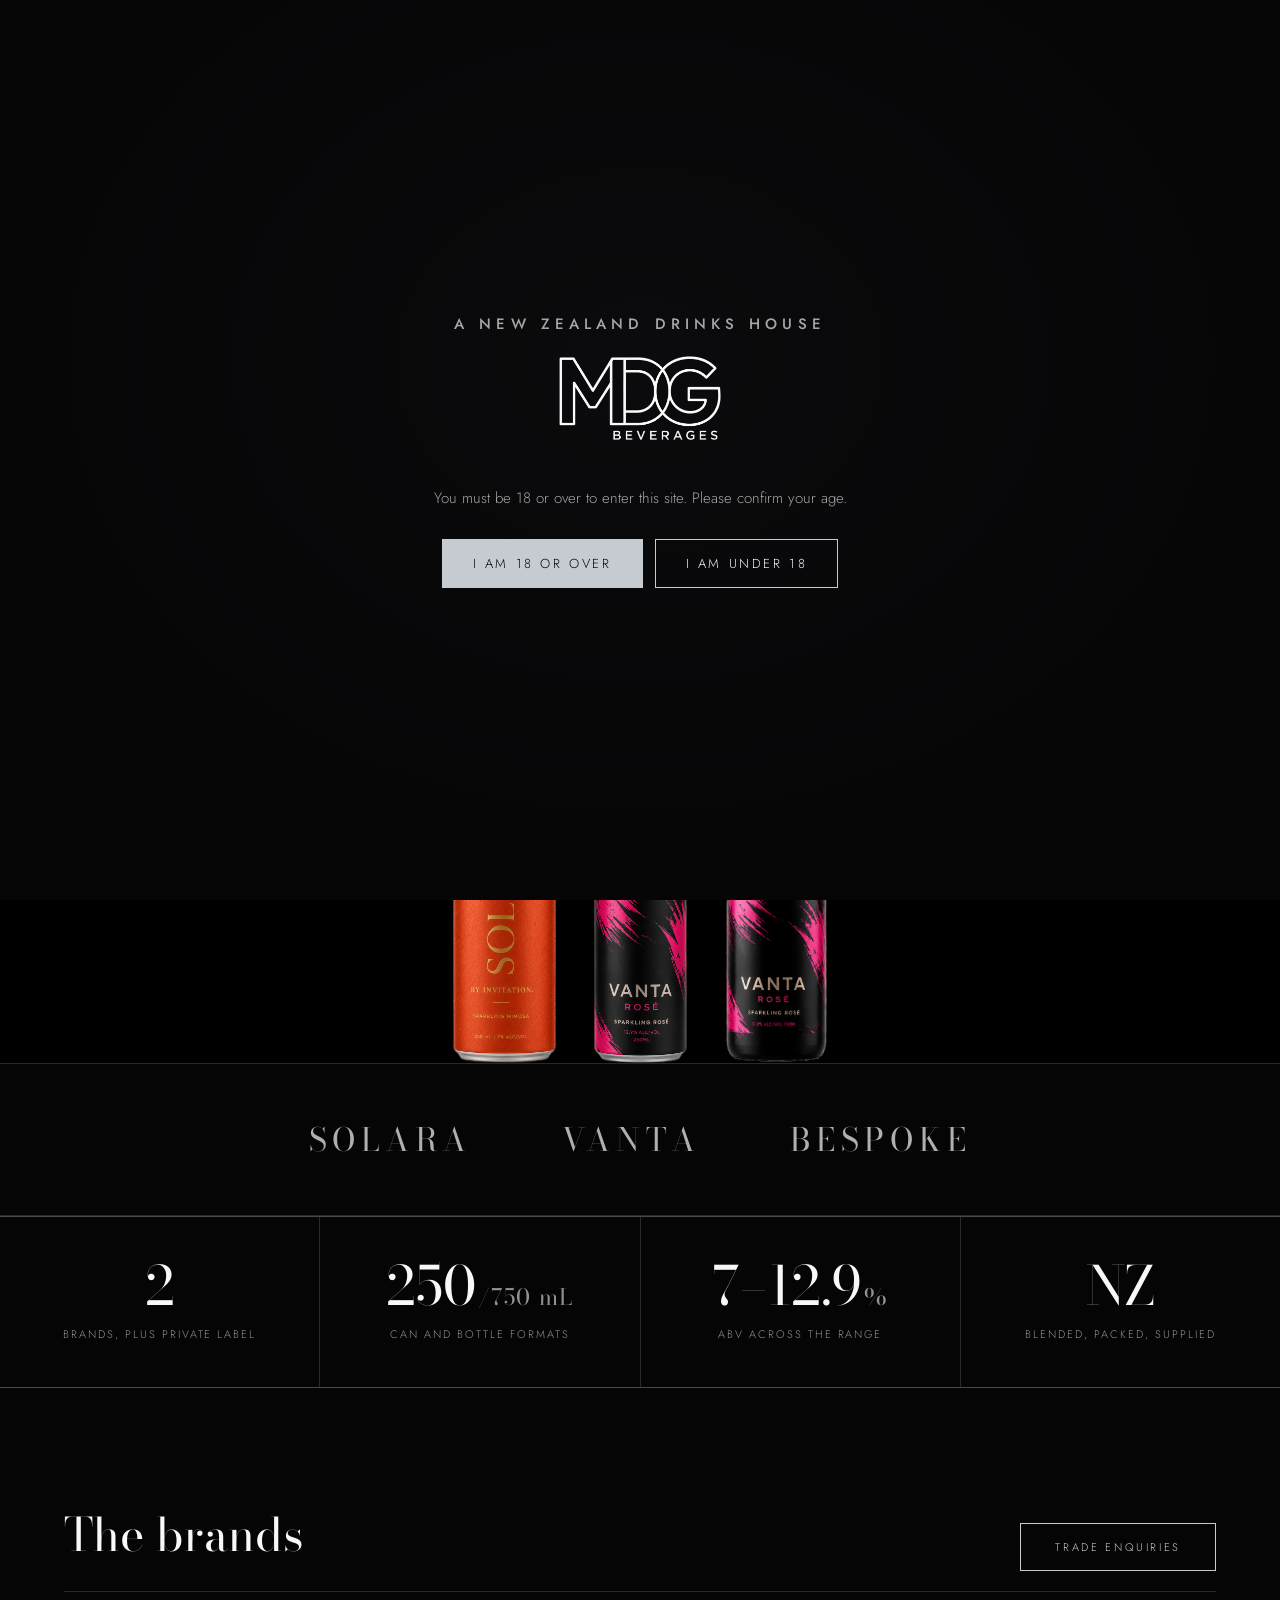
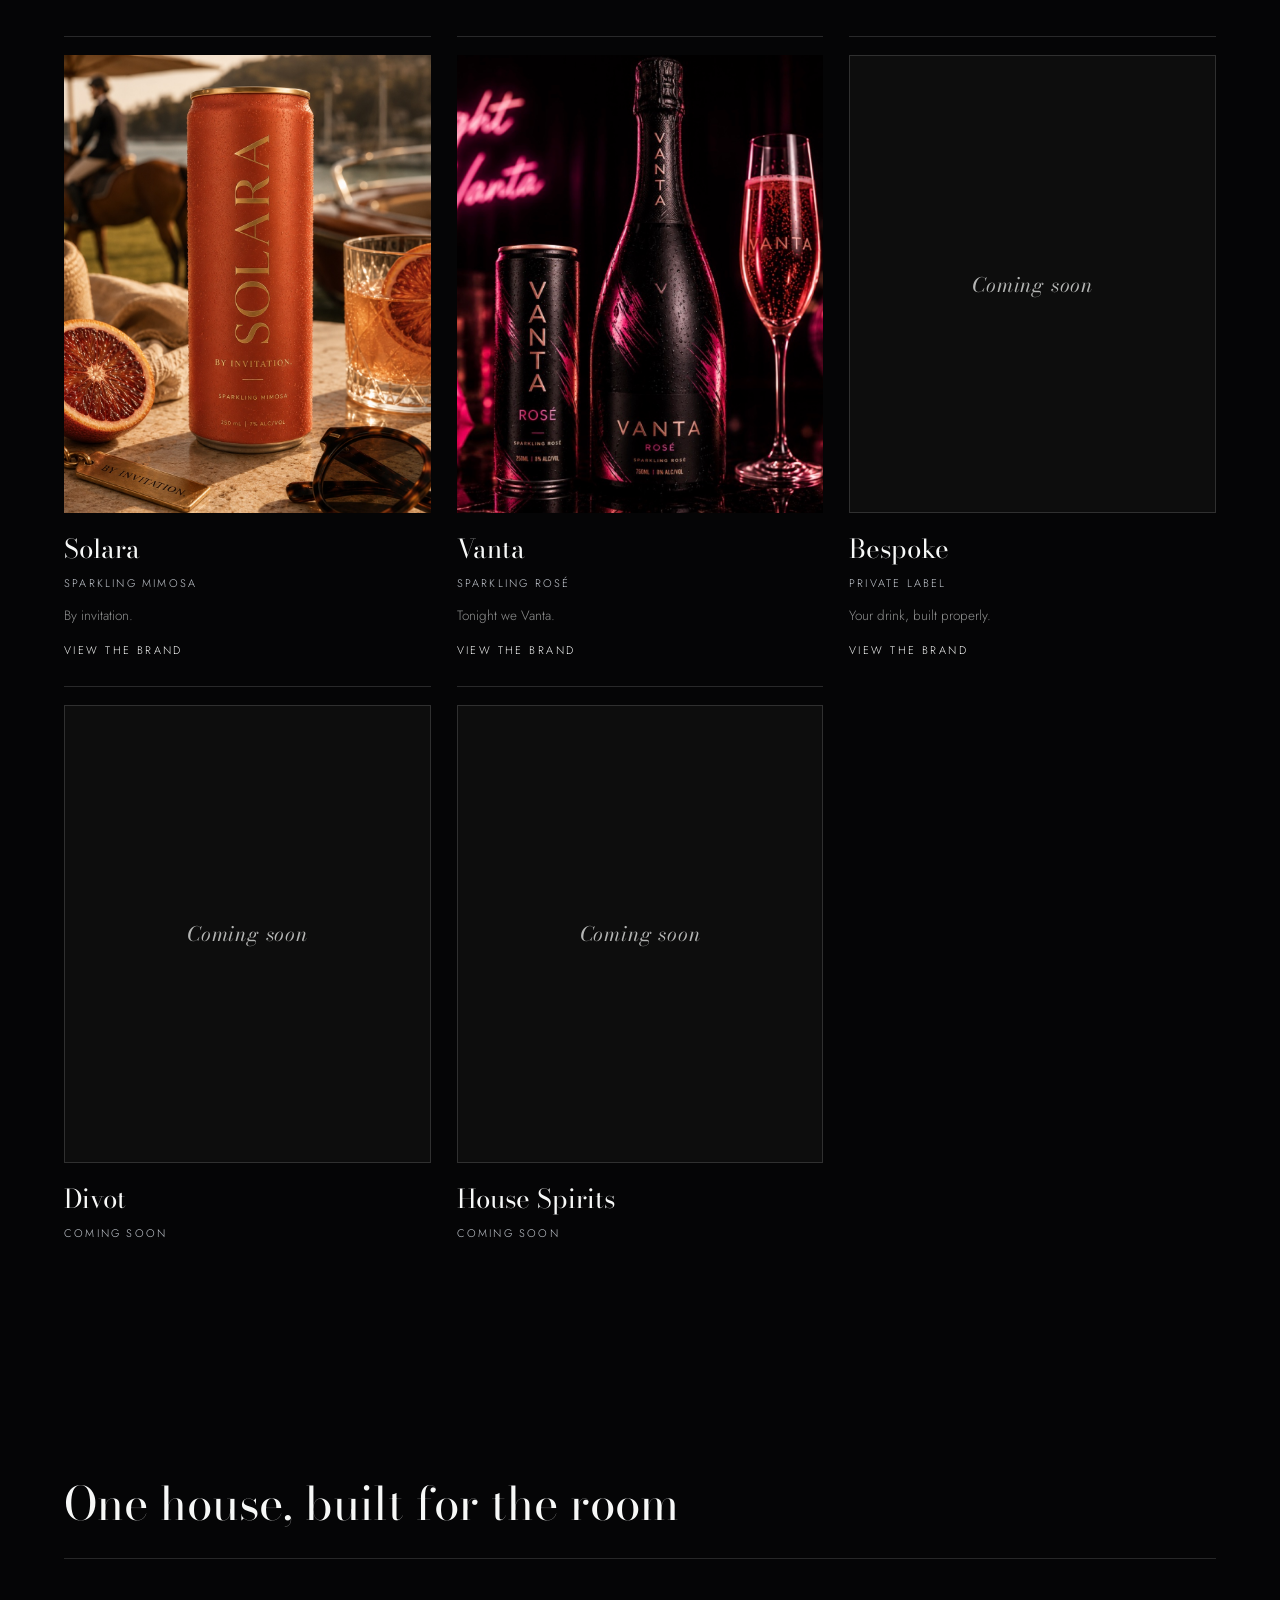
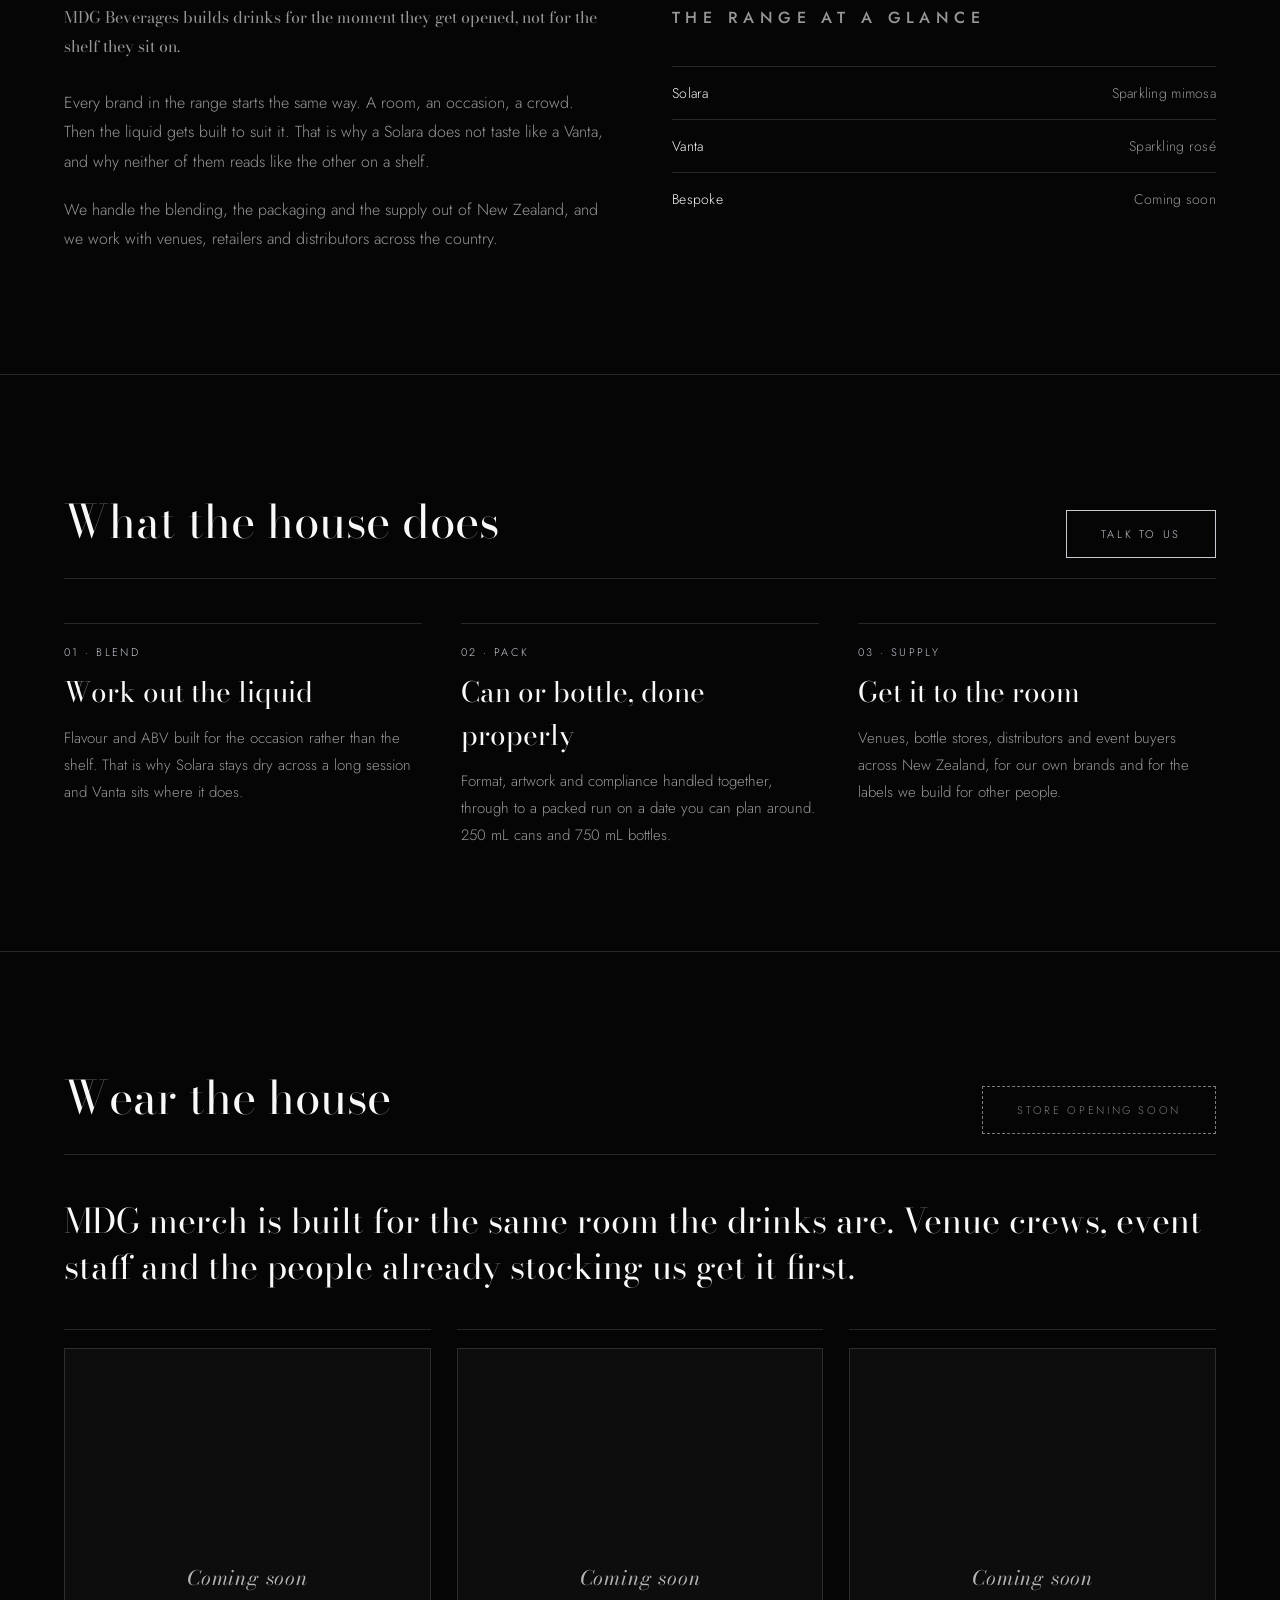
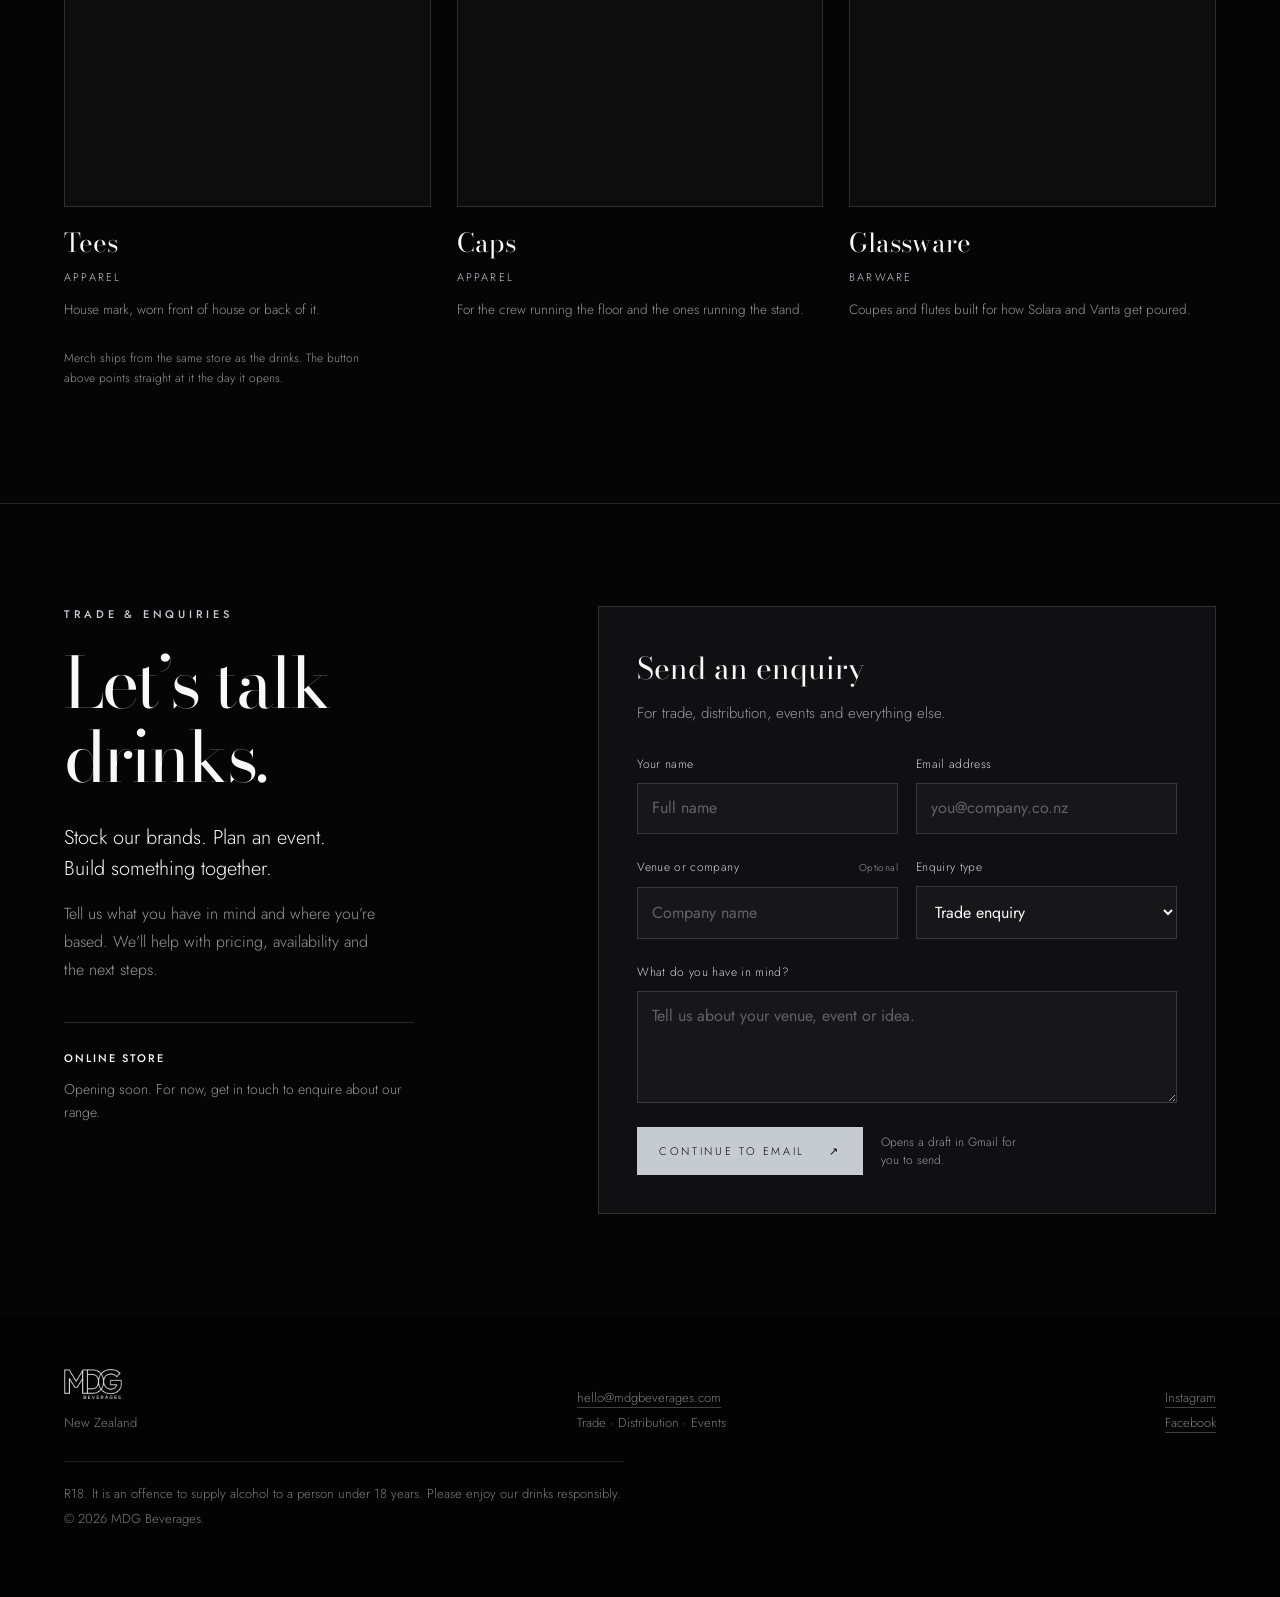
<file: index.html>
<!DOCTYPE html>
<html lang="en-NZ">
<head>
<meta charset="utf-8">
<meta name="viewport" content="width=device-width, initial-scale=1">
<title>MDG Beverages | A New Zealand drinks house</title>
<meta name="description" content="MDG Beverages is a New Zealand drinks house. Built for the room it gets opened in.">
<meta property="og:title" content="MDG Beverages">
<meta property="og:description" content="A New Zealand drinks house. Built for the room it gets opened in.">
<meta property="og:type" content="website">
<meta property="og:image" content="https://mdg-beverages-demo.vercel.app/img/solara.jpg">
<meta name="theme-color" content="#050506">
<link rel="icon" href="img/favicon.png">
<link rel="apple-touch-icon" href="img/favicon.png">
<link rel="preconnect" href="https://fonts.googleapis.com">
<link rel="preconnect" href="https://fonts.gstatic.com" crossorigin>
<link href="https://fonts.googleapis.com/css2?family=Bodoni+Moda:ital,opsz,wght@0,6..96,400;0,6..96,500;0,6..96,700;1,6..96,400&family=Jost:wght@300;400;500;600&display=swap" rel="stylesheet">
<link rel="stylesheet" href="assets/site.css">
</head>
<body data-brand="house">

<div id="gate" role="dialog" aria-modal="true" aria-label="Age verification">
  <div class="in">
    <p class="eyebrow" style="margin:0 0 18px">A New Zealand drinks house</p>
    <img class="glogo" src="img/mdg-logo.png" alt="MDG Beverages" width="640" height="330">
    <p>You must be 18 or over to enter this site. Please confirm your age.</p>
    <div class="row">
      <button class="yes" id="gyes">I am 18 or over</button>
      <button id="gno">I am under 18</button>
    </div>
    <p class="no" id="gmsg">Sorry, you need to be 18 or over to view this site.</p>
  </div>
</div>

<header>
  <div class="bar">
    <a class="house" href="/" aria-label="MDG Beverages home"><img class="hlogo" src="img/mdg-logo.png" alt="MDG Beverages" width="640" height="330"></a>
    <nav class="navmenu" aria-label="Brands"><div class="brands-menu"></div></nav>
    <a class="trade" data-shop="store" data-buy="Shop" href="#"><span class="shop-label">Shop</span></a>
    <a class="trade" href="#merch">Merch</a>
    <a class="trade" href="#trade">Trade enquiries</a>
  </div>
</header>

<div id="spotlight" aria-hidden="true"></div>
<div id="grain" aria-hidden="true"></div>

<main>
  <div class="hero" id="hero"></div>
  <div class="lineup" id="lineup"></div>
  <nav class="wordmarks" id="wordmarks" aria-label="Our brands"></nav>

  <div class="statband">
    <div><b>2</b><span>Brands, plus private label</span></div>
    <div><b>250<i>/750 mL</i></b><span>Can and bottle formats</span></div>
    <div><b>7&ndash;12.9<i>%</i></b><span>ABV across the range</span></div>
    <div><b>NZ</b><span>Blended, packed, supplied</span></div>
  </div>

  <section id="range"></section>

  <div class="house-band">
    <section>
      <div class="sechead reveal">
        <div><h2>One house, built for the room</h2></div>
      </div>
      <div class="two">
        <div>
          <p class="lead">MDG Beverages builds drinks for the moment they get opened, not for the shelf they sit on.</p>
          <p style="margin-top:26px">Every brand in the range starts the same way. A room, an occasion, a crowd. Then the liquid gets built to suit it. That is why a Solara does not taste like a Vanta, and why neither of them reads like the other on a shelf.</p>
          <p>We handle the blending, the packaging and the supply out of New Zealand, and we work with venues, retailers and distributors across the country.</p>
        </div>
        <div>
          <p class="eyebrow">The range at a glance</p>
          <ul class="list">
            <li>Solara <span>Sparkling mimosa</span></li>
            <li>Vanta <span>Sparkling ros&eacute;</span></li>
            <li>Bespoke <span>Coming soon</span></li>
          </ul>
        </div>
      </div>
    </section>

    <hr class="rule">

    <section id="capability">
      <div class="sechead reveal">
        <div><h2>What the house does</h2></div>
        <a class="cta" style="margin:0" href="#trade">Talk to us</a>
      </div>
      <div class="caps">
        <div class="reveal">
          <span class="n">01 &middot; Blend</span>
          <h3>Work out the liquid</h3>
          <p>Flavour and ABV built for the occasion rather than the shelf. That is why Solara stays dry across a long session and Vanta sits where it does.</p>
        </div>
        <div class="reveal">
          <span class="n">02 &middot; Pack</span>
          <h3>Can or bottle, done properly</h3>
          <p>Format, artwork and compliance handled together, through to a packed run on a date you can plan around. 250 mL cans and 750 mL bottles.</p>
        </div>
        <div class="reveal">
          <span class="n">03 &middot; Supply</span>
          <h3>Get it to the room</h3>
          <p>Venues, bottle stores, distributors and event buyers across New Zealand, for our own brands and for the labels we build for other people.</p>
        </div>
      </div>
    </section>

    <hr class="rule">

    <section id="merch">
      <div class="sechead reveal">
        <div><h2>Wear the house</h2></div>
        <a class="cta" style="margin:0" data-shop="merch" data-buy="Shop merch" href="#"><span class="shop-label">Shop merch</span></a>
      </div>
      <p class="lead reveal" style="max-width:56ch">MDG merch is built for the same room the drinks are. Venue crews, event staff and the people already stocking us get it first.</p>
      <div class="brandex" style="margin-top:38px">
        <div class="fade">
          <div class="bx-pic"><span class="soon-tile"><i>Coming soon</i></span></div>
          <h3>Tees</h3>
          <p class="bx-accent">Apparel</p>
          <p>House mark, worn front of house or back of it.</p>
        </div>
        <div class="fade">
          <div class="bx-pic"><span class="soon-tile"><i>Coming soon</i></span></div>
          <h3>Caps</h3>
          <p class="bx-accent">Apparel</p>
          <p>For the crew running the floor and the ones running the stand.</p>
        </div>
        <div class="fade">
          <div class="bx-pic"><span class="soon-tile"><i>Coming soon</i></span></div>
          <h3>Glassware</h3>
          <p class="bx-accent">Barware</p>
          <p>Coupes and flutes built for how Solara and Vanta get poured.</p>
        </div>
      </div>
      <p class="shop-note">Merch ships from the same store as the drinks. The button above points straight at it the day it opens.</p>
    </section>

    <hr class="rule">

    <section id="trade" aria-labelledby="trade-title">
      <div class="contact-layout">
        <div class="contact-intro">
          <p class="eyebrow">Trade &amp; enquiries</p>
          <h2 id="trade-title">Let’s talk<br> drinks.</h2>
          <p class="contact-lead">Stock our brands. Plan an event.<br>Build something together.</p>
          <p class="contact-description">Tell us what you have in mind and where you’re based. We’ll help with pricing, availability and the next steps.</p>
          <div class="contact-store"><span>Online store</span><p>Opening soon. For now, get in touch to enquire about our range.</p></div>
        </div>
        <div class="contact-panel">
          <h3>Send an enquiry</h3>
          <p class="contact-panel-note">For trade, distribution, events and everything else.</p>
          <form id="enq">
            <label>Your name<input type="text" name="name" autocomplete="name" placeholder="Full name" required></label>
            <label>Email address<input type="email" name="email" autocomplete="email" placeholder="you@company.co.nz" required></label>
            <label>Venue or company <span class="optional">Optional</span><input type="text" name="company" autocomplete="organization" placeholder="Company name"></label>
            <label>Enquiry type<select name="reason"><option>Trade enquiry</option><option>Distribution</option><option>Events</option><option>Media</option><option>Something else</option></select></label>
            <label class="contact-wide">What do you have in mind?<textarea name="msg" placeholder="Tell us about your venue, event or idea."></textarea></label>
            <div class="contact-wide contact-submit"><button class="send" type="submit">Continue to email <span aria-hidden="true">↗</span></button><p>Opens a draft in Gmail for you to send.</p></div>
            <p id="sent" class="contact-wide contact-status" role="status" hidden>Your email draft is ready in Gmail. Review it there and send when you’re ready.</p>
          </form>
        </div>
      </div>
    </section>
  </div>
</main>

<footer>
  <div class="frow">
    <div><img class="flogo" src="img/mdg-logo.png" alt="MDG Beverages" width="640" height="330" loading="lazy">New Zealand</div>
    <div><a id="femail" data-u="hello" data-d="mdgbeverages.com" href="#">Email us</a><br>Trade &middot; Distribution &middot; Events</div>
    <div><a href="https://www.instagram.com/explore/search/keyword/?q=MDG%20Beverages" target="_blank" rel="noopener">Instagram</a><br><a href="https://www.facebook.com/search/top?q=MDG%20Beverages" target="_blank" rel="noopener">Facebook</a></div>
  </div>
  <p class="warn">R18. It is an offence to supply alcohol to a person under 18 years. Please enjoy our drinks responsibly. &copy; <span id="yr"></span> MDG Beverages.</p>
</footer>

<script src="assets/site.js"></script>
<script>
/* The homepage is about MDG the company. It is not a landing page for
   whichever brand happens to load first: each brand has its own page, and
   this page points at them. */

/* Nothing in the hero names an individual brand. The brands get introduced
   further down, on their own terms, in the brands grid. */
const HOUSE = {
  name:"MDG Beverages", accent:"New Zealand drinks house",
  tag:"Built for the room, not the shelf.",
  blurb:"We build drinks for the moment they get opened. Blending, packaging and supply, handled out of New Zealand, for our own brands and for private label.",
  spec:[["Capability","Blending &middot; packaging"],["Made in","New Zealand"],["Supply","Venues &middot; retail &middot; distribution"]]
};

/* The lineup is every SKU MDG actually sells, once each. The v-can and
   v-bottle files are alternate angles of the same two products, so they are
   deliberately not used here to pad the row out. */
const CAN    = 'clamp(180px,22vw,320px)';
const BOTTLE = 'clamp(250px,31vw,440px)';
const LINEUP = [
  {k:"solara", h:CAN,    img:"img/solara-can-render.png",   label:"Solara",       alt:"Solara Sparkling Mimosa 250 mL can"},
  {k:"vanta",  h:CAN,    img:"img/v-can-1.png",             label:"Vanta can",    alt:"Vanta Ros&eacute; 250 mL can"},
  {k:"vanta",  h:BOTTLE, img:"img/vanta-bottle-render.png", label:"Vanta bottle", alt:"Vanta Ros&eacute; 750 mL bottle"}
];

const hero      = document.getElementById('hero');
const lineup    = document.getElementById('lineup');
const wordmarks = document.getElementById('wordmarks');
const range     = document.getElementById('range');
const urlFor = k => (MDG_BRANDS.find(b => b.key === k) || {}).url || '/';

function renderHouse(){
  hero.className = 'hero house-hero';
  hero.innerHTML = `
    <div class="copy fade">
      <p class="eyebrow">${HOUSE.accent}</p>
      <h1>${HOUSE.name}</h1>
      <p class="tag">${HOUSE.tag}</p>
      <p class="blurb">${HOUSE.blurb}</p>
      <div class="spec">${HOUSE.spec.map(x=>`<div>${x[0]}<b>${x[1]}</b></div>`).join('')}</div>
      <a class="cta solid" data-shop="store" data-buy="Shop the range" href="#"><span class="shop-label">Shop the range</span></a>
      <a class="cta" href="#range" style="margin-left:10px">See the brands</a>
    </div>`;

  lineup.innerHTML = `
    ${matchMedia('(prefers-reduced-motion: reduce)').matches ? '' :
      `<video class="lineup-vid" src="img/vanta-bg.mp4" autoplay muted loop playsinline aria-hidden="true"></video>`}
    <span class="lineup-scrim" aria-hidden="true"></span>
    ${LINEUP.map(x=>`
    <a class="lineup-item fade" href="${urlFor(x.k)}" style="--h:${x.h}" aria-label="${x.label}">
      <img src="${x.img}" alt="${x.alt}">
    </a>`).join('')}`;

  wordmarks.innerHTML = MDG_BRANDS
    .filter(b => !b.soon)
    .map(b => `<a href="${b.url}">${b.name}</a>`).join('');

  range.innerHTML = `
    <div class="sechead">
      <div><h2>The brands</h2></div>
      <a class="cta" style="margin:0" href="#trade">Trade enquiries</a>
    </div>
    <div class="brandex">${MDG_BRANDS.map(b=>{
      const inner = `
        <div class="bx-pic">${b.shot
          ? `<img src="${b.shot}" alt="${b.name}" loading="lazy">`
          : `<span class="soon-tile"><i>Coming soon</i></span>`}</div>
        <h3>${b.name}</h3>
        <p class="bx-accent">${b.note}</p>
        <p>${b.tag || ''}</p>`;
      /* no bx-go on a soon tile: bx-accent already reads "Coming soon" */
      return b.soon
        ? `<div class="fade" aria-disabled="true">${inner}</div>`
        : `<a href="${b.url}" class="fade">${inner}<span class="bx-go">View the brand</span></a>`;
    }).join('')}</div>`;

  wireShop();
}

renderHouse();
initSite();

new IntersectionObserver(es=>{
  es.forEach(e=>document.body.classList.toggle('spot-on', e.isIntersecting));
},{threshold:.28}).observe(range);
</script>
</body>
</html>
</file>
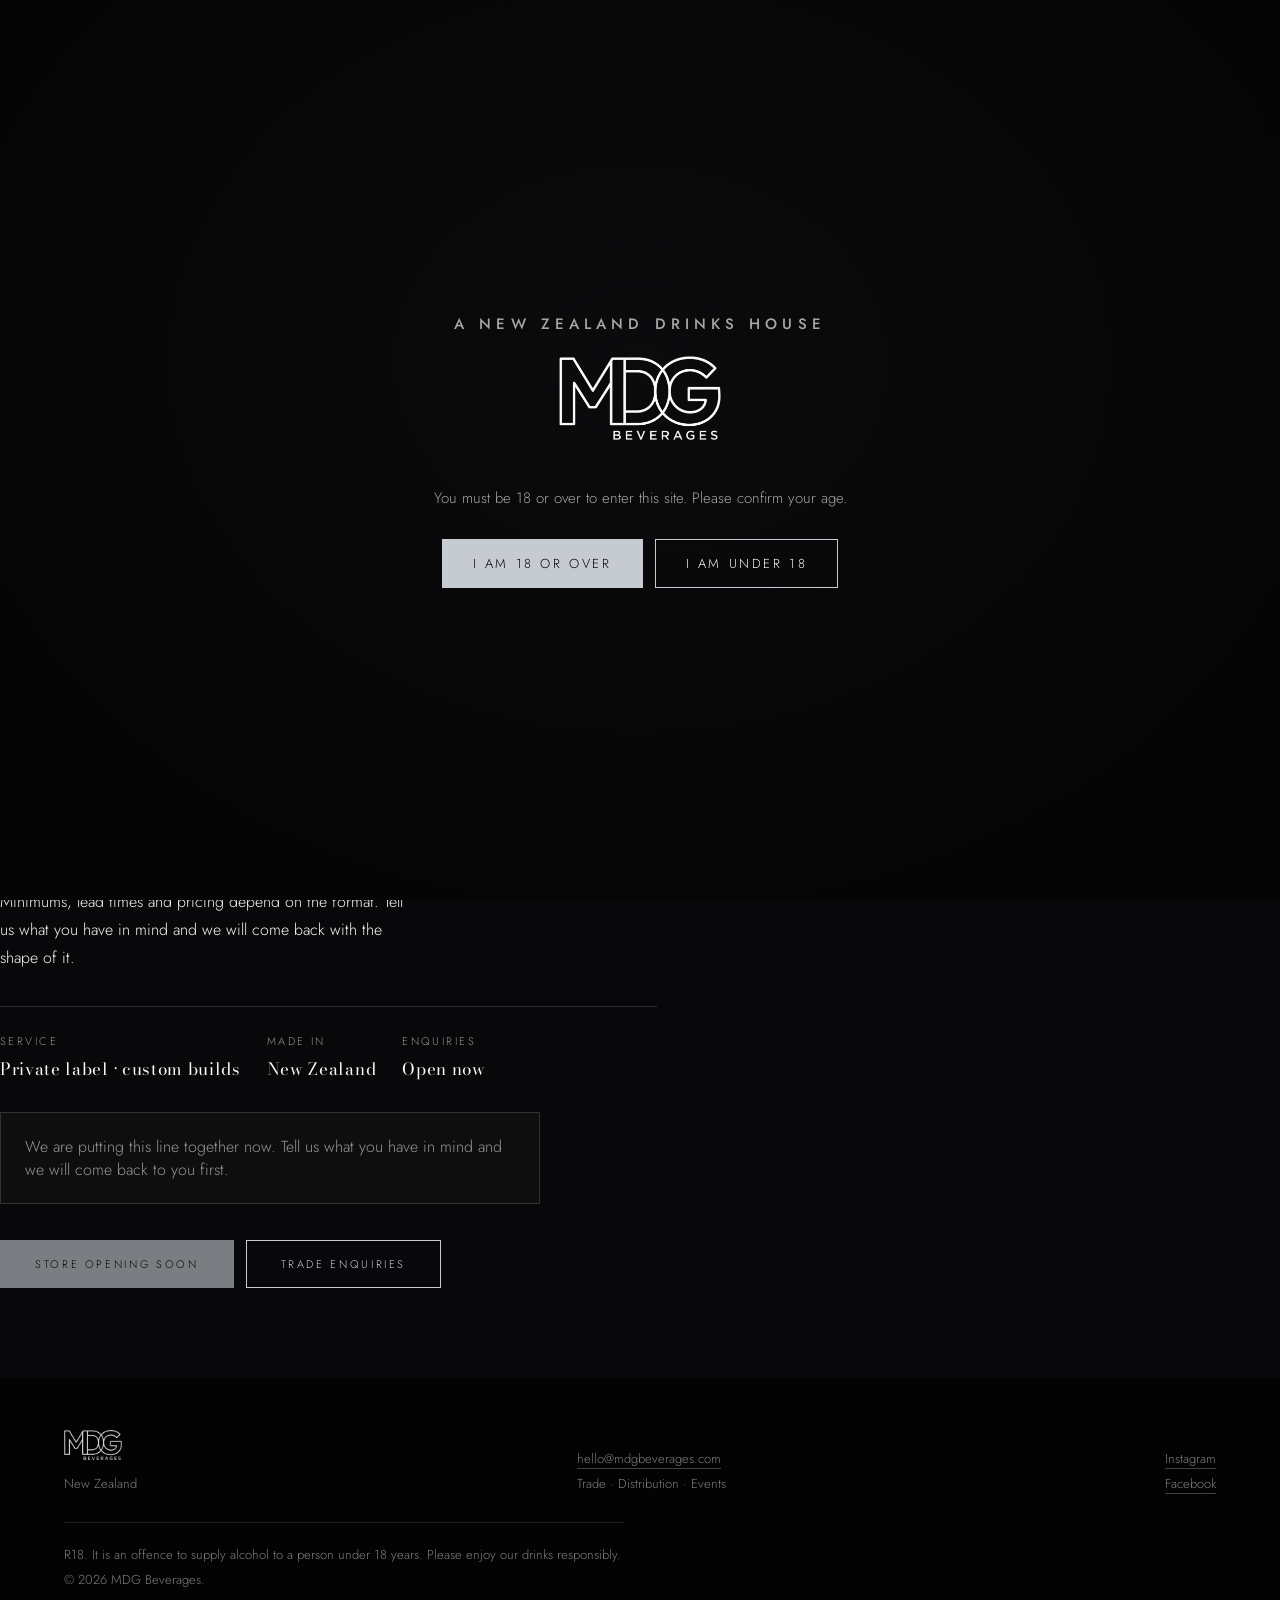
<file: brands/bespoke.html>
<!DOCTYPE html>
<html lang="en-NZ">
<head>
<meta charset="utf-8">
<meta name="viewport" content="width=device-width, initial-scale=1">
<title>Bespoke | Private label drinks | MDG Beverages</title>
<meta name="description" content="Private label and custom drinks development from MDG Beverages. Liquid, format and packaging, produced in New Zealand.">
<meta property="og:title" content="Bespoke | MDG Beverages">
<meta property="og:description" content="Private label and custom drinks development from MDG Beverages. Liquid, format and packaging, produced in New Zealand.">
<meta property="og:type" content="website">
<meta name="theme-color" content="#050506">
<link rel="icon" href="/img/favicon.png">
<link rel="apple-touch-icon" href="/img/favicon.png">
<link rel="preconnect" href="https://fonts.googleapis.com">
<link rel="preconnect" href="https://fonts.gstatic.com" crossorigin>
<link href="https://fonts.googleapis.com/css2?family=Bodoni+Moda:ital,opsz,wght@0,6..96,400;0,6..96,500;0,6..96,700;1,6..96,400&family=Jost:wght@300;400;500;600&display=swap" rel="stylesheet">
<link rel="stylesheet" href="/assets/site.css">
</head>
<body data-brand="bespoke">

<div id="gate" role="dialog" aria-modal="true" aria-label="Age verification">
  <div class="in">
    <p class="eyebrow" style="margin:0 0 18px">A New Zealand drinks house</p>
    <img class="glogo" src="/img/mdg-logo.png" alt="MDG Beverages" width="640" height="330">
    <p>You must be 18 or over to enter this site. Please confirm your age.</p>
    <div class="row">
      <button class="yes" id="gyes">I am 18 or over</button>
      <button id="gno">I am under 18</button>
    </div>
    <p class="no" id="gmsg">Sorry, you need to be 18 or over to view this site.</p>
  </div>
</div>

<header>
  <div class="bar">
    <a class="house" href="/" aria-label="MDG Beverages home"><img class="hlogo" src="/img/mdg-logo.png" alt="MDG Beverages" width="640" height="330"></a>
    <nav class="navmenu" aria-label="Brands"><div class="brands-menu" data-current="bespoke"></div></nav>
    <a class="trade" data-shop="store" data-buy="Shop" href="#"><span class="shop-label">Shop</span></a>
    <a class="trade" href="/#merch">Merch</a>
    <a class="trade" href="/#trade">Trade enquiries</a>
  </div>
</header>

<div id="grain" aria-hidden="true"></div>

<main>
  <section>
    <p class="crumb"><a href="/">MDG Beverages</a> &nbsp;&middot;&nbsp; Brands &nbsp;&middot;&nbsp; Bespoke</p>
  </section>

  <section class="profile">
    <div class="pf-top">
      <div class="reveal">
        <p class="eyebrow">Private label &middot; custom builds</p>
        <h1>Bespoke</h1>
        <p class="pf-tag">Your drink, built properly.</p>
        <div class="pf-body"><p>Custom drinks development for venues, brands and events. We work out the liquid, the format and the look with you, then handle the production run out of New Zealand.</p>
          <p>That covers the whole path: flavour and ABV, can or bottle, artwork and compliance, through to a packed run on a date you can plan around. You bring the occasion and the audience; we build something that suits it rather than relabelling something that already exists.</p>
          <p>Minimums, lead times and pricing depend on the format. Tell us what you have in mind and we will come back with the shape of it.</p></div>
        <div class="pf-spec"><div>Service<b>Private label &middot; custom builds</b></div><div>Made in<b>New Zealand</b></div><div>Enquiries<b>Open now</b></div></div>
        <div class="pf-soon"><p>We are putting this line together now. Tell us what you have in mind and we will come back to you first.</p></div>
        <div class="pf-actions">
          <span data-brand-site="bespoke"></span>
          <a class="cta solid" data-shop="bespoke" data-buy="Buy Bespoke" href="#"><span class="shop-label">Buy Bespoke</span></a>
          <a class="cta" href="/#trade">Trade enquiries</a>
        </div>
      </div>
      
    </div>

    
  </section>
</main>

<footer>
  <div class="frow">
    <div><img class="flogo" src="/img/mdg-logo.png" alt="MDG Beverages" width="640" height="330" loading="lazy">New Zealand</div>
    <div><a id="femail" data-u="hello" data-d="mdgbeverages.com" href="#">Email us</a><br>Trade &middot; Distribution &middot; Events</div>
    <div><a href="https://www.instagram.com/explore/search/keyword/?q=MDG%20Beverages" target="_blank" rel="noopener">Instagram</a><br><a href="https://www.facebook.com/search/top?q=MDG%20Beverages" target="_blank" rel="noopener">Facebook</a></div>
  </div>
  <p class="warn">R18. It is an offence to supply alcohol to a person under 18 years. Please enjoy our drinks responsibly. &copy; <span id="yr"></span> MDG Beverages.</p>
</footer>

<script src="/assets/site.js"></script>
<script>initSite();</script>
</body>
</html>
</file>
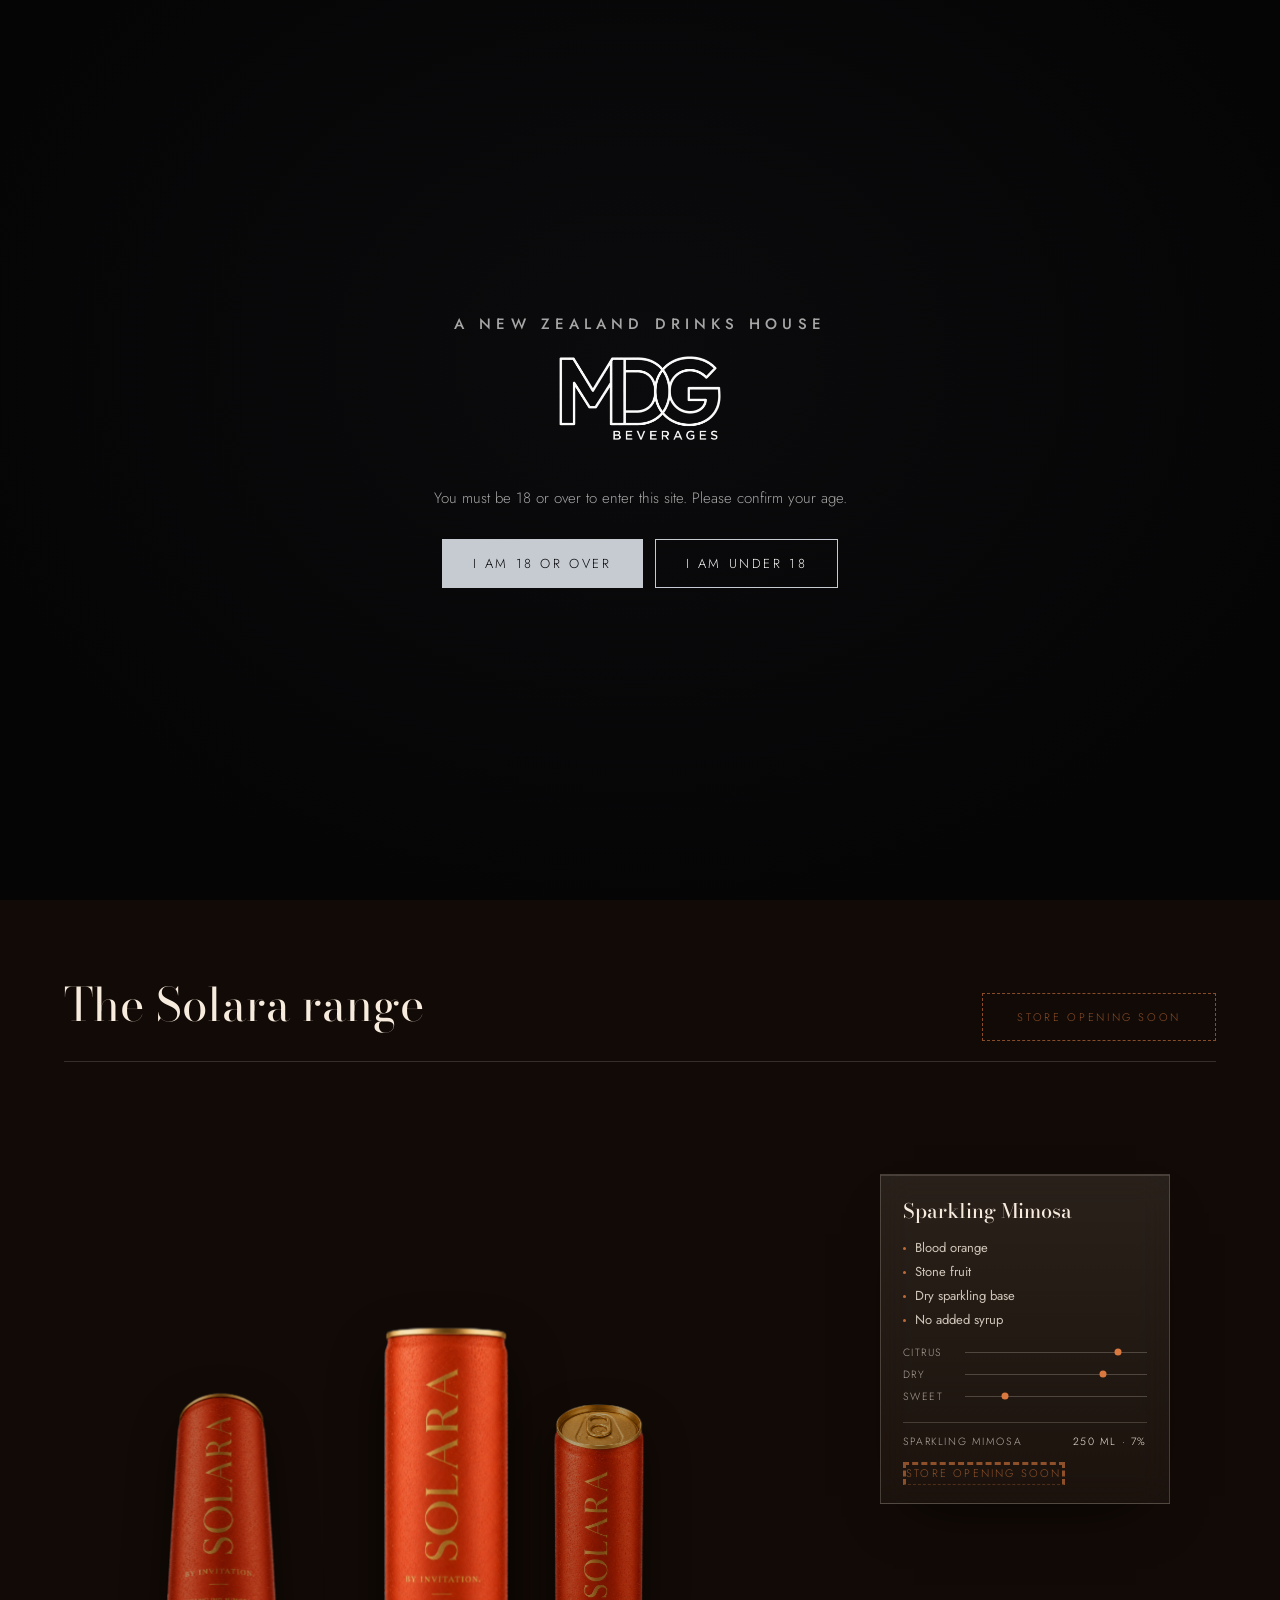
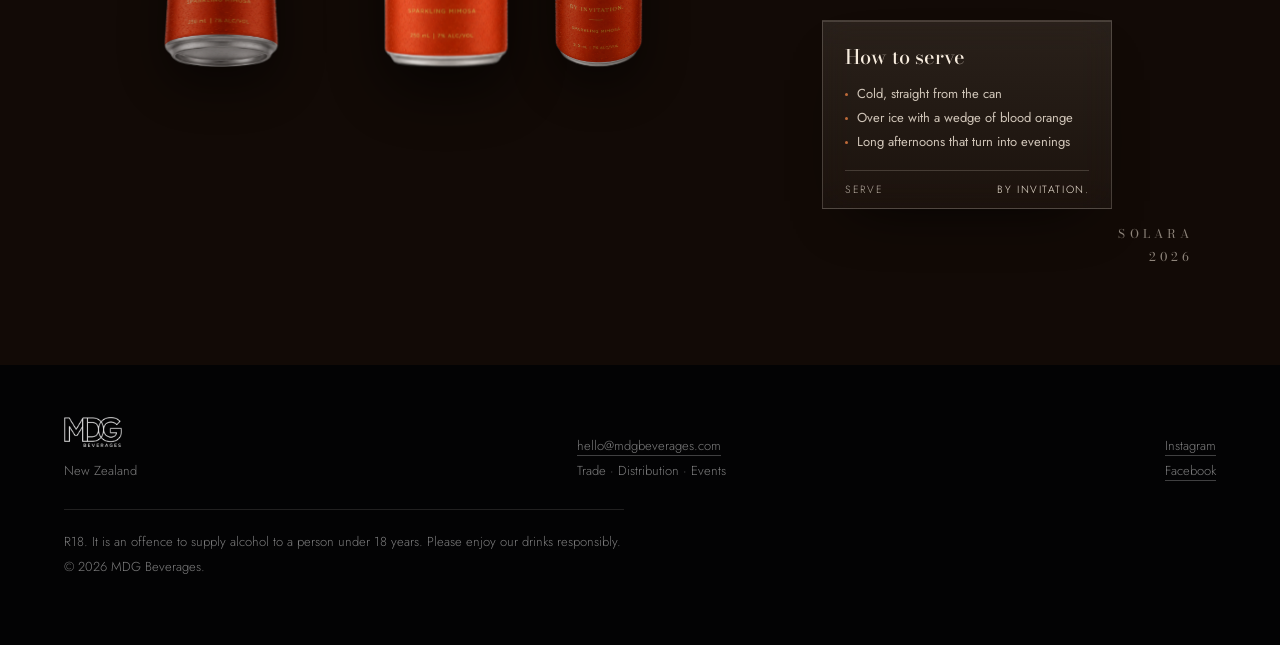
<file: brands/solara.html>
<!DOCTYPE html>
<html lang="en-NZ">
<head>
<meta charset="utf-8">
<meta name="viewport" content="width=device-width, initial-scale=1">
<title>Solara | Sparkling Mimosa | MDG Beverages</title>
<meta name="description" content="Solara is a blood orange and stone fruit sparkling mimosa from MDG Beverages. 250 mL, 7%. Trade enquiries welcome.">
<meta property="og:title" content="Solara | MDG Beverages">
<meta property="og:description" content="Solara is a blood orange and stone fruit sparkling mimosa from MDG Beverages. 250 mL, 7%. Trade enquiries welcome.">
<meta property="og:type" content="website">
<meta property="og:image" content="https://mdg-beverages-demo.vercel.app/img/solara.jpg">
<meta name="theme-color" content="#050506">
<link rel="icon" href="/img/favicon.png">
<link rel="apple-touch-icon" href="/img/favicon.png">
<link rel="preconnect" href="https://fonts.googleapis.com">
<link rel="preconnect" href="https://fonts.gstatic.com" crossorigin>
<link href="https://fonts.googleapis.com/css2?family=Bodoni+Moda:ital,opsz,wght@0,6..96,400;0,6..96,500;0,6..96,700;1,6..96,400&family=Jost:wght@300;400;500;600&display=swap" rel="stylesheet">
<link rel="stylesheet" href="/assets/site.css">
</head>
<body data-brand="solara">

<div id="gate" role="dialog" aria-modal="true" aria-label="Age verification">
  <div class="in">
    <p class="eyebrow" style="margin:0 0 18px">A New Zealand drinks house</p>
    <img class="glogo" src="/img/mdg-logo.png" alt="MDG Beverages" width="640" height="330">
    <p>You must be 18 or over to enter this site. Please confirm your age.</p>
    <div class="row">
      <button class="yes" id="gyes">I am 18 or over</button>
      <button id="gno">I am under 18</button>
    </div>
    <p class="no" id="gmsg">Sorry, you need to be 18 or over to view this site.</p>
  </div>
</div>

<header>
  <div class="bar">
    <a class="house" href="/" aria-label="MDG Beverages home"><img class="hlogo" src="/img/mdg-logo.png" alt="MDG Beverages" width="640" height="330"></a>
    <nav class="navmenu" aria-label="Brands"><div class="brands-menu" data-current="solara"></div></nav>
    <a class="trade" data-shop="store" data-buy="Shop" href="#"><span class="shop-label">Shop</span></a>
    <a class="trade" href="/#merch">Merch</a>
    <a class="trade" href="/#trade">Trade enquiries</a>
  </div>
</header>

<div id="bgvid" hidden aria-hidden="true"><video id="brandFilm" data-src="/img/solara-bg.mp4" poster="/img/solara.jpg" muted loop playsinline preload="none"></video></div>

<div id="grain" aria-hidden="true"></div>

<main>
  <section>
    <p class="crumb"><a href="/">MDG Beverages</a> &nbsp;&middot;&nbsp; Brands &nbsp;&middot;&nbsp; Solara</p>
  </section>

  <section class="profile">
    <div class="pf-top">
      <div class="reveal">
        <p class="eyebrow">Sparkling mimosa</p>
        <h1>Solara</h1>
        <p class="pf-tag">By invitation.</p>
        <div class="pf-body"><p>Blood orange and stone fruit over a dry sparkling base. Built for long afternoons that turn into evenings without anyone deciding they should.</p></div>
        <div class="pf-spec"><div>Style<b>Sparkling mimosa</b></div><div>Format<b>250 mL can</b></div><div>ABV<b>7%</b></div><div>Availability<b>Available now</b></div></div>

        <div class="pf-actions">
          <button class="cta film-toggle" type="button" hidden aria-pressed="false">Pause video</button>
          <span data-brand-site="solara"></span>
          <a class="cta solid" data-shop="solara" data-buy="Buy Solara" href="#"><span class="shop-label">Buy Solara</span></a>
          <a class="cta" href="/#trade">Trade enquiries</a>
        </div>
      </div>
      <div class="pf-shot reveal"><img src="/img/solara.jpg" alt="Solara Sparkling Mimosa" width="1200" height="1500" loading="lazy"></div>
    </div>

  </section>
  <section id="range" aria-label="solara rotating product showcase">
    <div class="sechead">
      <div><h2>The Solara range</h2></div>
      <a class="cta" style="margin:0" data-shop="solara" data-buy="Buy Solara" href="#"><span class="shop-label">Buy Solara</span></a>
    </div>

    <div class="solo">
      <div class="orbit" id="orbit">

        <figure class="bub b1"><span class="dot" aria-hidden="true"></span><b>Blood orange</b><span>Citrus lift, bittersweet finish</span></figure>
        <figure class="bub b2"><span class="dot" aria-hidden="true"></span><b>Stone fruit</b><span>Rounds out the acidity</span></figure>
        <figure class="bub b3"><span class="dot" aria-hidden="true"></span><b>Dry base</b><span>Sparkling, no added syrup</span></figure>
        <svg class="leads" width="100%" height="100%" aria-hidden="true"><line/><line/><line/></svg>

        <figure class="gitem o1"><span class="ring" aria-hidden="true"></span><img src="/img/solara-can-render.png" alt="Solara Sparkling Mimosa can, front" loading="lazy"></figure>
        <figure class="gitem o2"><span class="ring" aria-hidden="true"></span><img src="/img/solara-can-angled.png" alt="Solara can, angled from above" loading="lazy"></figure>
        <figure class="gitem o3"><span class="ring" aria-hidden="true"></span><img src="/img/solara-can-lowangle.png" alt="Solara can, low angle" loading="lazy"></figure>
      </div>

        <div class="spec-card p1">
          <h4>Sparkling Mimosa</h4>
          <ul><li>Blood orange</li><li>Stone fruit</li><li>Dry sparkling base</li><li>No added syrup</li></ul>
          <div class="meters">
            <div class="meter"><span>Citrus</span><i style="--v:84%"></i></div>
            <div class="meter"><span>Dry</span><i style="--v:76%"></i></div>
            <div class="meter"><span>Sweet</span><i style="--v:22%"></i></div></div>
          <div class="spec-foot"><span>Sparkling mimosa</span><span>250 mL &middot; 7%</span></div>
          <a class="buy" style="margin:0 0 18px" data-shop="solara" data-buy="Buy Solara" href="#"><span class="shop-label">Buy Solara</span></a>
        </div>
        <div class="spec-card p2">
          <h4>How to serve</h4>
          <ul><li>Cold, straight from the can</li><li>Over ice with a wedge of blood orange</li><li>Long afternoons that turn into evenings</li></ul>

          <div class="spec-foot"><span>Serve</span><span>By invitation.</span></div>

        </div>
      <span class="solo-sig" aria-hidden="true">Solara<br>2026</span>
    </div>
    </section>
</main>

<footer>
  <div class="frow">
    <div><img class="flogo" src="/img/mdg-logo.png" alt="MDG Beverages" width="640" height="330" loading="lazy">New Zealand</div>
    <div><a id="femail" data-u="hello" data-d="mdgbeverages.com" href="#">Email us</a><br>Trade &middot; Distribution &middot; Events</div>
    <div><a href="https://www.instagram.com/explore/search/keyword/?q=MDG%20Beverages" target="_blank" rel="noopener">Instagram</a><br><a href="https://www.facebook.com/search/top?q=MDG%20Beverages" target="_blank" rel="noopener">Facebook</a></div>
  </div>
  <p class="warn">R18. It is an offence to supply alcohol to a person under 18 years. Please enjoy our drinks responsibly. &copy; <span id="yr"></span> MDG Beverages.</p>
</footer>

<script src="/assets/site.js"></script>
<script src="/assets/brand-showcase.js"></script>
<script>initSite(); initBrandShowcase();</script>
</body>
</html>
</file>
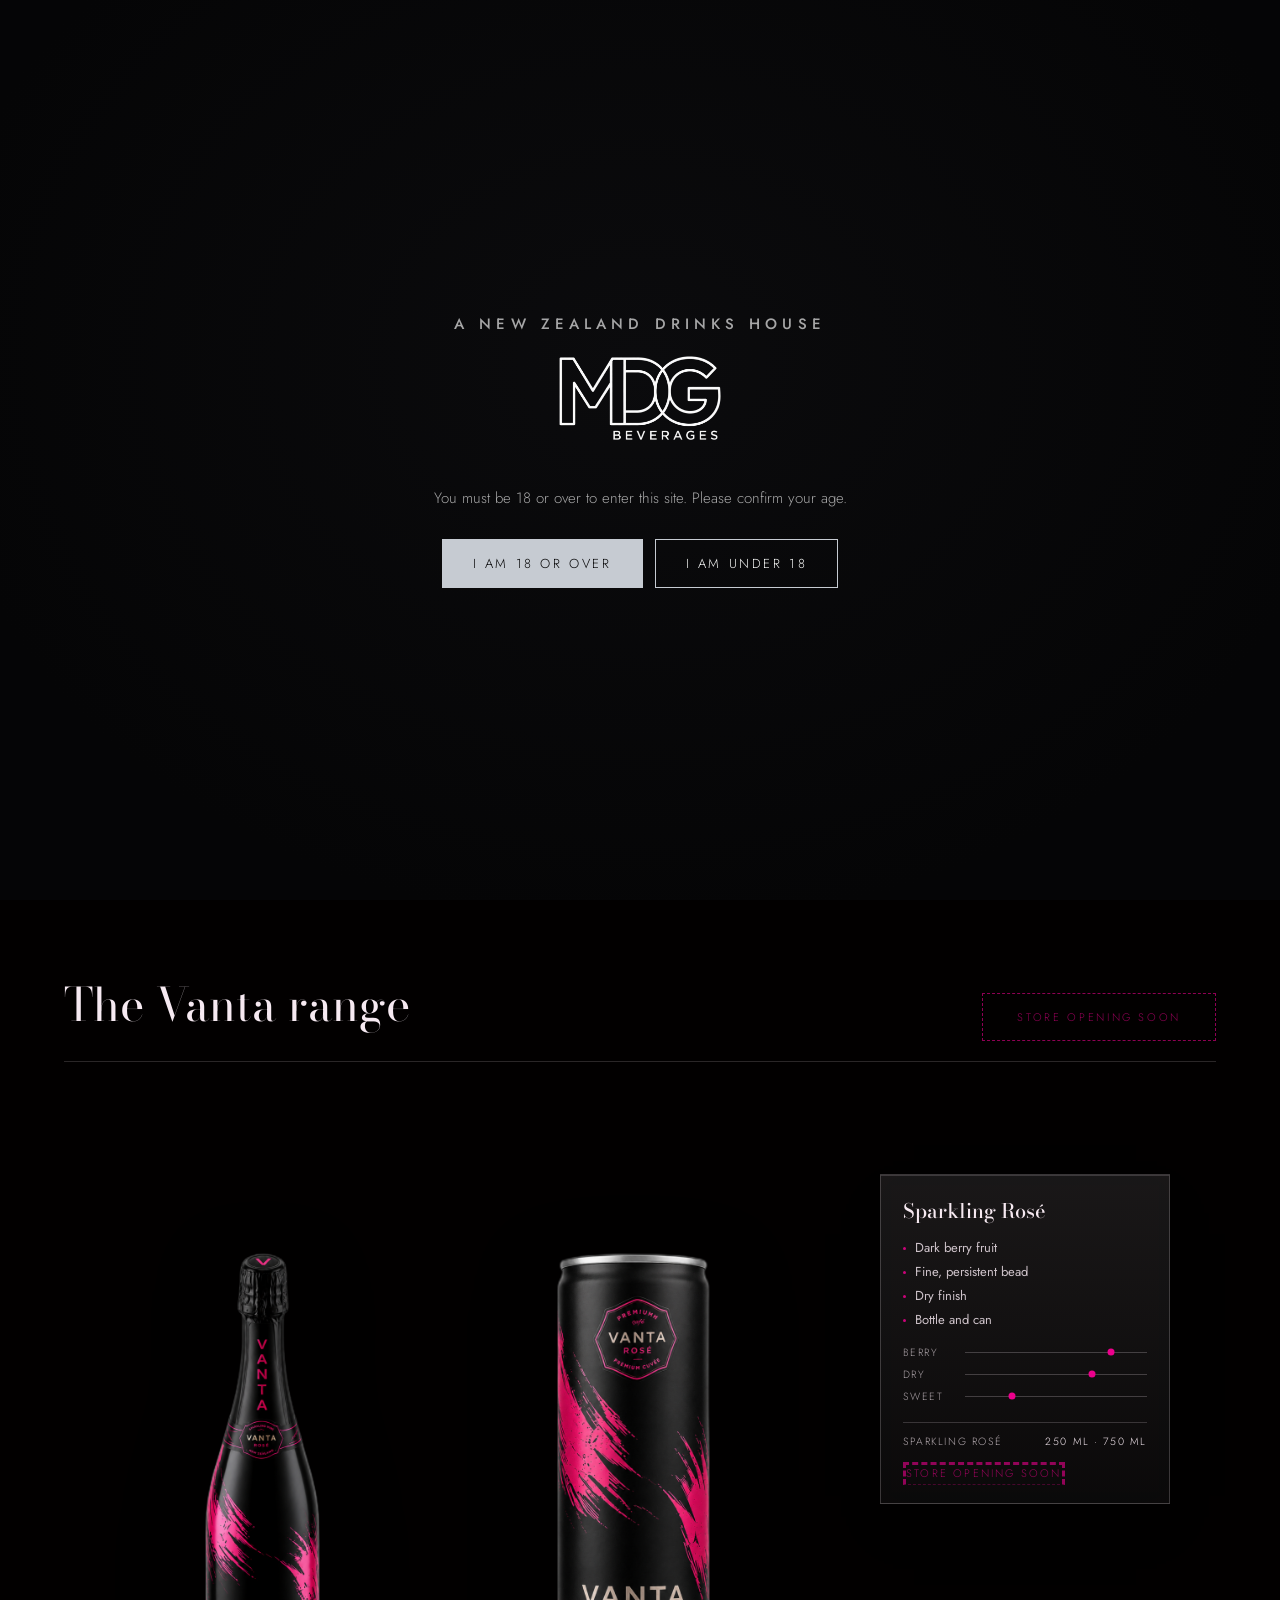
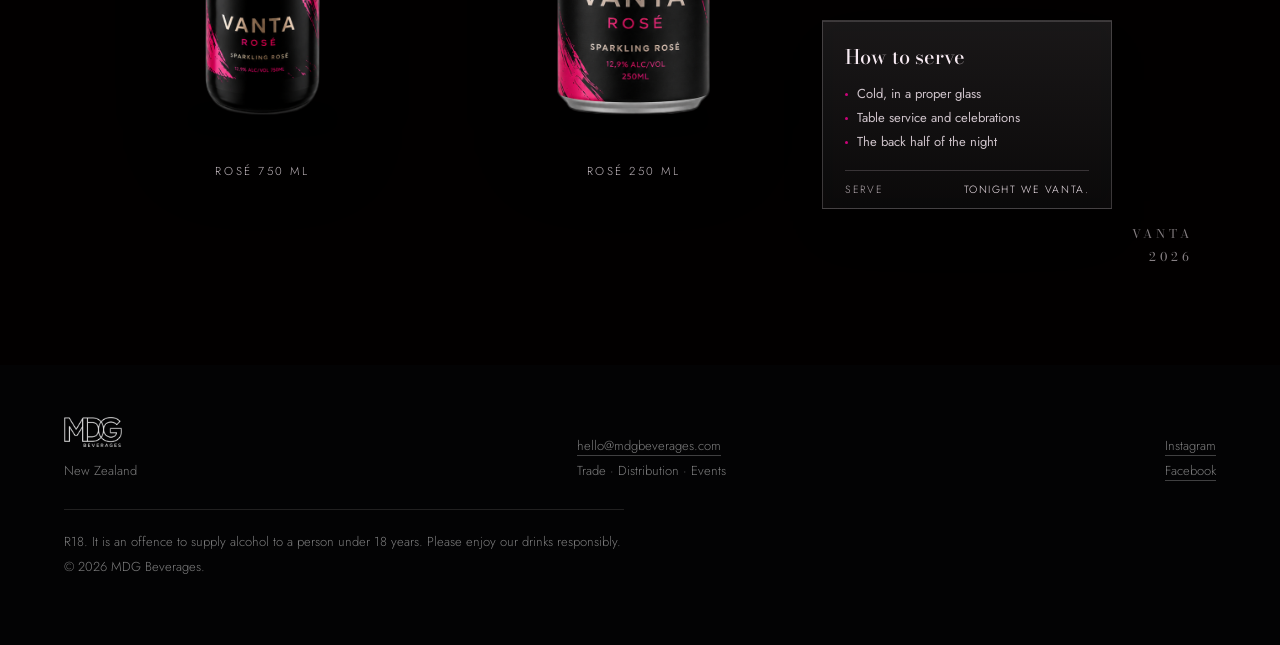
<file: brands/vanta.html>
<!DOCTYPE html>
<html lang="en-NZ">
<head>
<meta charset="utf-8">
<meta name="viewport" content="width=device-width, initial-scale=1">
<title>Vanta | Sparkling Ros&eacute; | MDG Beverages</title>
<meta name="description" content="Vanta is a dark fruit sparkling rosé from MDG Beverages, in 250 mL can and 750 mL bottle. Trade enquiries welcome.">
<meta property="og:title" content="Vanta | MDG Beverages">
<meta property="og:description" content="Vanta is a dark fruit sparkling rosé from MDG Beverages, in 250 mL can and 750 mL bottle. Trade enquiries welcome.">
<meta property="og:type" content="website">
<meta property="og:image" content="https://mdg-beverages-demo.vercel.app/img/vanta.jpg">
<meta name="theme-color" content="#050506">
<link rel="icon" href="/img/favicon.png">
<link rel="apple-touch-icon" href="/img/favicon.png">
<link rel="preconnect" href="https://fonts.googleapis.com">
<link rel="preconnect" href="https://fonts.gstatic.com" crossorigin>
<link href="https://fonts.googleapis.com/css2?family=Bodoni+Moda:ital,opsz,wght@0,6..96,400;0,6..96,500;0,6..96,700;1,6..96,400&family=Jost:wght@300;400;500;600&display=swap" rel="stylesheet">
<link rel="stylesheet" href="/assets/site.css">
</head>
<body data-brand="vanta">

<div id="gate" role="dialog" aria-modal="true" aria-label="Age verification">
  <div class="in">
    <p class="eyebrow" style="margin:0 0 18px">A New Zealand drinks house</p>
    <img class="glogo" src="/img/mdg-logo.png" alt="MDG Beverages" width="640" height="330">
    <p>You must be 18 or over to enter this site. Please confirm your age.</p>
    <div class="row">
      <button class="yes" id="gyes">I am 18 or over</button>
      <button id="gno">I am under 18</button>
    </div>
    <p class="no" id="gmsg">Sorry, you need to be 18 or over to view this site.</p>
  </div>
</div>

<header>
  <div class="bar">
    <a class="house" href="/" aria-label="MDG Beverages home"><img class="hlogo" src="/img/mdg-logo.png" alt="MDG Beverages" width="640" height="330"></a>
    <nav class="navmenu" aria-label="Brands"><div class="brands-menu" data-current="vanta"></div></nav>
    <a class="trade" data-shop="store" data-buy="Shop" href="#"><span class="shop-label">Shop</span></a>
    <a class="trade" href="/#merch">Merch</a>
    <a class="trade" href="/#trade">Trade enquiries</a>
  </div>
</header>

<div id="bgvid" hidden aria-hidden="true"><video id="brandFilm" data-src="/img/vanta-bg.mp4" poster="/img/vanta.jpg" muted loop playsinline preload="none"></video></div>

<div id="grain" aria-hidden="true"></div>

<main>
  <section>
    <p class="crumb"><a href="/">MDG Beverages</a> &nbsp;&middot;&nbsp; Brands &nbsp;&middot;&nbsp; Vanta</p>
  </section>

  <section class="profile">
    <div class="pf-top">
      <div class="reveal">
        <p class="eyebrow">Sparkling ros&eacute;</p>
        <h1>Vanta</h1>
        <p class="pf-tag">Tonight we Vanta.</p>
        <div class="pf-body"><p>A sparkling rosé made for the back half of the night. Dark fruit, fine bead, and a bottle that holds the room under a low light.</p></div>
        <div class="pf-spec"><div>Style<b>Sparkling ros&eacute;</b></div><div>Formats<b>250 mL can &middot; 750 mL bottle</b></div><div>Launch<b>Late 2026</b></div><div>Availability<b>Pre-launch</b></div></div>

        <div class="pf-actions">
          <button class="cta film-toggle" type="button" hidden aria-pressed="false">Pause video</button>
          <span data-brand-site="vanta"></span>
          <a class="cta solid" data-shop="vanta" data-buy="Buy Vanta" href="#"><span class="shop-label">Buy Vanta</span></a>
          <a class="cta" href="/#trade">Trade enquiries</a>
        </div>
      </div>
      <div class="pf-shot reveal"><img src="/img/vanta.jpg" alt="Vanta Sparkling Ros&eacute;" width="1200" height="1500" loading="lazy"></div>
    </div>

  </section>
  <section id="range" aria-label="vanta rotating product showcase">
    <div class="sechead">
      <div><h2>The Vanta range</h2></div>
      <a class="cta" style="margin:0" data-shop="vanta" data-buy="Buy Vanta" href="#"><span class="shop-label">Buy Vanta</span></a>
    </div>

    <div class="solo">
      <div class="posers">

      <div class="poser" style="--delay:0.0s" role="button" tabindex="0"
           aria-label="Ros 750 mL, open the tasting notes">
        <figure class="bub t1"><b>Dark fruit</b><span>Berry depth, no sweetness</span></figure><figure class="bub t2"><b>Fine bead</b><span>Slow, persistent sparkle</span></figure>
        <svg class="leads" width="100%" height="100%" aria-hidden="true"><line/><line/></svg>
        <div class="pstage">
          <span class="ring" aria-hidden="true"></span>
          <img class="pimg show" src="/img/v-bottle-2.png" alt="Vanta bottle, front"><img class="pimg" src="/img/v-bottle-1.png" alt="Vanta bottle, high angle" loading="lazy"><img class="pimg" src="/img/v-bottle-3.png" alt="Vanta bottle, low angle" loading="lazy">
        </div>
        <span class="pshadow" aria-hidden="true"></span>
        <span class="plabel">Ros&eacute; 750 mL</span>
      </div>
      <div class="poser" style="--delay:1.7s" role="button" tabindex="0"
           aria-label="Ros 250 mL, open the tasting notes">
        <figure class="bub t1"><b>Same liquid</b><span>Nothing lost in the can</span></figure><figure class="bub t2"><b>No glass</b><span>Festivals, poolside, anywhere</span></figure>
        <svg class="leads" width="100%" height="100%" aria-hidden="true"><line/><line/></svg>
        <div class="pstage">
          <span class="ring" aria-hidden="true"></span>
          <img class="pimg show" src="/img/v-can-1.png" alt="Vanta can, front"><img class="pimg" src="/img/v-can-2.png" alt="Vanta can, high angle" loading="lazy"><img class="pimg" src="/img/v-can-3.png" alt="Vanta can, low angle" loading="lazy">
        </div>
        <span class="pshadow" aria-hidden="true"></span>
        <span class="plabel">Ros&eacute; 250 mL</span>
      </div>
      </div>

        <div class="spec-card p1">
          <h4>Sparkling Ros&eacute;</h4>
          <ul><li>Dark berry fruit</li><li>Fine, persistent bead</li><li>Dry finish</li><li>Bottle and can</li></ul>
          <div class="meters">
            <div class="meter"><span>Berry</span><i style="--v:80%"></i></div>
            <div class="meter"><span>Dry</span><i style="--v:70%"></i></div>
            <div class="meter"><span>Sweet</span><i style="--v:26%"></i></div></div>
          <div class="spec-foot"><span>Sparkling ros&eacute;</span><span>250 mL &middot; 750 mL</span></div>
          <a class="buy" style="margin:0 0 18px" data-shop="vanta" data-buy="Buy Vanta" href="#"><span class="shop-label">Buy Vanta</span></a>
        </div>
        <div class="spec-card p2">
          <h4>How to serve</h4>
          <ul><li>Cold, in a proper glass</li><li>Table service and celebrations</li><li>The back half of the night</li></ul>

          <div class="spec-foot"><span>Serve</span><span>Tonight we Vanta.</span></div>

        </div>
      <span class="solo-sig" aria-hidden="true">Vanta<br>2026</span>
    </div>
    </section>
</main>

<footer>
  <div class="frow">
    <div><img class="flogo" src="/img/mdg-logo.png" alt="MDG Beverages" width="640" height="330" loading="lazy">New Zealand</div>
    <div><a id="femail" data-u="hello" data-d="mdgbeverages.com" href="#">Email us</a><br>Trade &middot; Distribution &middot; Events</div>
    <div><a href="https://www.instagram.com/explore/search/keyword/?q=MDG%20Beverages" target="_blank" rel="noopener">Instagram</a><br><a href="https://www.facebook.com/search/top?q=MDG%20Beverages" target="_blank" rel="noopener">Facebook</a></div>
  </div>
  <p class="warn">R18. It is an offence to supply alcohol to a person under 18 years. Please enjoy our drinks responsibly. &copy; <span id="yr"></span> MDG Beverages.</p>
</footer>

<script src="/assets/site.js"></script>
<script src="/assets/brand-showcase.js"></script>
<script>initSite(); initBrandShowcase();</script>
</body>
</html>
</file>
<file: assets/site.css>
:root{
  --ink:#050506; --bone:#F7F8F7; --brass:#C6CBD2;
  --bg:#050506; --fg:#F7F8F7; --accent:#C6CBD2; --muted:rgba(247,248,247,.58);
  --rule:rgba(247,248,247,.15);
  --display:'Bodoni Moda',Georgia,serif;
  --body:'Jost',-apple-system,Helvetica,Arial,sans-serif;
  --pad:clamp(20px,5vw,72px);
}
*{box-sizing:border-box}
html{scroll-behavior:smooth}
body{margin:0;background:var(--bg);color:var(--fg);font-family:var(--body);font-weight:300;
  transition:background .6s ease,color .6s ease;overflow-x:hidden}
body[data-brand="solara"]{--bg:#120A06;--fg:#F6EBDD;--accent:#D9793F;--muted:rgba(246,235,221,.6);--rule:rgba(246,235,221,.16)}
body[data-brand="vanta"]{--bg:#020000;--fg:#F6E9F1;--accent:#EC008C;--muted:rgba(246,233,241,.6);--rule:rgba(246,233,241,.16)}
body[data-brand="bespoke"]{--bg:#08080A;--fg:#F7F8F7;--accent:#C6CBD2;--muted:rgba(247,248,247,.58);--rule:rgba(247,248,247,.15)}

a{color:inherit}
#grain{position:fixed;inset:0;z-index:60;pointer-events:none;opacity:.05;mix-blend-mode:overlay;
  background-image:url("data:image/svg+xml,%3Csvg xmlns='http://www.w3.org/2000/svg' width='240' height='240'%3E%3Cfilter id='n'%3E%3CfeTurbulence type='fractalNoise' baseFrequency='.85' numOctaves='2' stitchTiles='stitch'/%3E%3C/filter%3E%3Crect width='100%25' height='100%25' filter='url(%23n)'/%3E%3C/svg%3E")}
::selection{background:var(--accent);color:var(--bg)}
html{accent-color:var(--accent);scrollbar-width:thin;scrollbar-color:color-mix(in srgb, var(--accent) 55%, var(--bg)) var(--bg)}
input,textarea,select{caret-color:var(--accent)}
.eyebrow{font-size:11px;letter-spacing:.34em;text-transform:uppercase;font-weight:500;color:var(--accent)}
.rule{height:1px;background:var(--rule);border:0;margin:0}

/* ---------- age gate ---------- */
#gate{position:fixed;inset:0;z-index:100;background:radial-gradient(80% 90% at 50% 40%,#0B0B0D 0%,#050506 70%);color:#F7F8F7;
  display:flex;align-items:center;justify-content:center;padding:24px;text-align:center;
  transition:opacity .8s ease,visibility .8s ease}
#gate.away{opacity:0;visibility:hidden}
#gate.away .in{transform:translateY(-10px)}
#gate .in{transition:transform .8s cubic-bezier(.2,.7,.2,1)}
#gate .in{max-width:460px}
#gate .mark{font-family:var(--display);font-size:38px;letter-spacing:.14em;margin:0 0 6px}
#gate p{font-size:15px;line-height:1.7;color:rgba(247,248,247,.66);margin:18px 0 28px}
#gate .row{display:flex;gap:12px;justify-content:center;flex-wrap:wrap}
#gate button{font:inherit;font-size:13px;letter-spacing:.2em;text-transform:uppercase;
  padding:14px 30px;border:1px solid #C6CBD2;background:none;color:#F7F8F7;cursor:pointer;transition:.2s}
#gate button.yes{background:#C6CBD2;color:#050506}
#gate button:hover{opacity:.82}
#gate .no{font-size:13px;color:rgba(247,248,247,.5);margin-top:22px;display:none}

/* ---------- brand bar ---------- */
header{position:sticky;top:0;z-index:40;background:var(--bg);border-bottom:1px solid var(--rule);
  transition:background .6s ease}
.bar{display:flex;align-items:stretch;min-height:66px}
.house{display:flex;align-items:center;padding:0 22px;border-right:1px solid var(--rule);flex:0 0 auto;
  background:none;border-top:0;border-bottom:0;border-left:0;color:var(--fg);cursor:pointer;
  font:inherit;text-align:left;transition:color .25s}
.house:hover{color:var(--accent)}
body[data-brand="house"] .house b{color:var(--accent)}
.hlogo{height:38px;width:auto;display:block;transition:opacity .25s}
@media(max-width:880px){.hlogo{height:30px}}
.house:hover .hlogo{opacity:.72}
#gate .glogo{height:clamp(58px,9vw,84px);width:auto;margin:0 auto 22px}
nav{display:flex;flex:1;overflow-x:auto;scrollbar-width:none}
nav::-webkit-scrollbar{display:none}
nav button{flex:1;min-width:118px;background:none;border:0;border-right:1px solid var(--rule);
  color:var(--fg);font-family:var(--display);font-size:15px;letter-spacing:.22em;text-transform:uppercase;
  cursor:pointer;padding:20px 10px;position:relative;transition:.25s;white-space:nowrap}
nav button:after{content:"";position:absolute;left:0;right:0;bottom:0;height:2px;background:var(--accent);
  transform:scaleX(0);transition:transform .3s ease}
nav button[aria-selected="true"]{color:var(--accent)}
nav button[aria-selected="true"]:after{transform:scaleX(1)}
nav button:hover{opacity:.75}
.trade{display:flex;align-items:center;padding:0 22px;font-size:11px;letter-spacing:.24em;
  text-transform:uppercase;text-decoration:none;border-left:1px solid var(--rule);flex:0 0 auto}
.trade:hover{color:var(--accent)}

/* ---------- hero ---------- */
.hero{position:relative;display:grid;grid-template-columns:1.05fr .95fr;min-height:clamp(560px,78vh,820px);align-items:center}
body.bgvid-on .hero::before{content:"";position:absolute;inset:0;z-index:1;pointer-events:none;
  background:linear-gradient(100deg,
    color-mix(in srgb, var(--bg) 95%, transparent) 0%,
    color-mix(in srgb, var(--bg) 86%, transparent) 30%,
    color-mix(in srgb, var(--bg) 48%, transparent) 58%,
    color-mix(in srgb, var(--bg) 12%, transparent) 82%, transparent 100%)}
body.bgvid-on .hero .copy{position:relative;z-index:2}
@media(max-width:820px){
  body.bgvid-on .hero::before{background:linear-gradient(180deg,
    color-mix(in srgb, var(--bg) 62%, transparent) 0%,
    color-mix(in srgb, var(--bg) 88%, transparent) 55%,
    color-mix(in srgb, var(--bg) 96%, transparent) 100%)}
}
.hero .copy{padding:clamp(40px,6vw,84px) var(--pad);position:relative;z-index:2}
.hero h1{font-family:var(--display);font-weight:400;margin:14px 0 0;
  font-size:clamp(58px,10.5vw,146px);line-height:.86;letter-spacing:-.01em;
  margin-right:clamp(-180px,-10vw,-40px);position:relative;text-shadow:0 2px 40px rgba(0,0,0,.35)}
.hero h1 em{font-style:italic;color:var(--accent)}
.tag{font-family:var(--display);font-style:italic;font-size:clamp(19px,2.4vw,28px);margin:22px 0 0;color:var(--fg)}
.blurb{max-width:44ch;font-size:16px;line-height:1.78;color:var(--muted);margin:22px 0 0}
.spec{display:flex;gap:26px;flex-wrap:wrap;margin:30px 0 0;font-size:11px;letter-spacing:.22em;
  text-transform:uppercase;color:var(--muted)}
.spec b{display:block;font-family:var(--display);font-size:19px;letter-spacing:.06em;color:var(--fg);
  text-transform:none;font-weight:500;margin-top:5px}
.cta{display:inline-block;margin-top:38px;padding:15px 34px;border:1px solid var(--accent);color:var(--accent);
  font-size:11px;letter-spacing:.24em;text-transform:uppercase;text-decoration:none;transition:.25s}
.cta:hover{background:var(--accent);color:var(--bg)}
.cta.solid{background:var(--accent);color:var(--bg)}
.cta.solid:hover{filter:brightness(1.08)}
.cta.soon,.buy.soon{opacity:.6;cursor:default;border-style:dashed}
.cta.soon:hover{background:transparent;color:var(--accent)}
.buy{display:inline-flex;align-items:center;gap:7px;margin-top:14px;font-size:11px;
  letter-spacing:.2em;text-transform:uppercase;color:var(--accent);text-decoration:none;
  border-bottom:1px solid color-mix(in srgb, var(--accent) 45%, transparent);padding-bottom:3px;
  transition:color .25s,border-color .25s}
.buy:hover{color:var(--fg);border-color:var(--fg)}
.buy.soon:hover{color:var(--accent);border-color:color-mix(in srgb, var(--accent) 45%, transparent)}
.shop-note{margin-top:26px;font-size:12px;line-height:1.7;color:var(--muted);max-width:44ch}
.cta:active{transform:translateY(1px)}
button:focus-visible,a:focus-visible{outline:2px solid var(--accent);outline-offset:3px}
.shot{position:relative;height:100%;min-height:340px;overflow:hidden}
.shot img{width:100%;height:100%;object-fit:cover;display:block;animation:drift 16s ease-in-out infinite alternate}
.shot video{width:100%;height:100%;object-fit:cover;display:block}
body.bgvid-on .shot img{display:none}
body.bgvid-on .shot:after{display:none}
@keyframes drift{from{transform:scale(1)}to{transform:scale(1.06)}}
.shot:after{content:"";position:absolute;inset:0;
  background:linear-gradient(90deg,var(--bg) 0%,rgba(0,0,0,0) 34%);pointer-events:none}

/* ---------- marquee ---------- */
.marq{position:relative;z-index:2;background:color-mix(in srgb, var(--bg) 88%, transparent);
  overflow:hidden;border-top:1px solid var(--rule);border-bottom:1px solid var(--rule);
  padding:14px 0;white-space:nowrap;position:relative}
.marq .track{display:inline-block;animation:marq 26s linear infinite;will-change:transform}
.marq span{font-family:var(--display);font-style:italic;font-size:clamp(16px,2vw,22px);
  letter-spacing:.08em;color:var(--muted);padding:0 2.2em}
.marq span i{font-style:normal;color:var(--accent);padding-right:2.2em}
@keyframes marq{from{transform:translateX(0)}to{transform:translateX(-50%)}}
@media (prefers-reduced-motion:reduce){.marq .track{animation:none}}

/* ---------- range ---------- */
section{padding:clamp(56px,8vw,110px) var(--pad);position:relative;z-index:1}
body.bgvid-on section#range,body.bgvid-on section#trade,body.bgvid-on section#house{
  background:linear-gradient(180deg, color-mix(in srgb, var(--bg) 62%, transparent), color-mix(in srgb, var(--bg) 74%, transparent));
  backdrop-filter:blur(2px)}
.sechead{display:flex;justify-content:space-between;align-items:baseline;gap:20px;flex-wrap:wrap;
  padding-bottom:20px;border-bottom:1px solid var(--rule);margin-bottom:44px}
.sechead h2{font-family:var(--display);font-weight:400;font-size:clamp(28px,4vw,46px);margin:8px 0 0}
/* ---------- house home ---------- */
.house-hero .copy{padding-right:clamp(20px,4vw,60px)}
/* the lineup: three renders standing on one baseline over the running film */
.tri{position:relative;height:100%;min-height:340px;overflow:hidden;background:#000;
  display:grid;grid-template-columns:repeat(3,1fr);align-items:center;
  gap:clamp(4px,1vw,16px);
  padding:clamp(26px,5vh,60px) clamp(12px,2vw,30px) clamp(30px,6vh,64px)}
.tri-vid{position:absolute;inset:0;width:100%;height:100%;object-fit:cover;z-index:0}
/* House hero, portfolio-first. The hero is one centred statement, then the
   whole range standing together across the full width. Showing every product
   at once is a house shot, not a landing page for any one brand. */
.house-hero{grid-template-columns:1fr;min-height:0;align-items:stretch}
.house-hero .copy{padding:clamp(46px,6vw,90px) var(--pad) clamp(26px,3vw,40px);text-align:center}
.house-hero .blurb{margin-left:auto;margin-right:auto}
.house-hero .spec{justify-content:center}
/* Dialled back from the full display treatment. The headline no longer runs
   the width of the page, the negative right margin that pulled it off centre
   in the old split layout is gone, and the tagline is set in the body face
   rather than Bodoni italic. The products carry the page, not the type. */
.house-hero h1{font-size:clamp(38px,5.4vw,78px);line-height:1;letter-spacing:0;
  margin-right:0;text-shadow:none}
.house-hero .tag{font-family:var(--body);font-style:normal;font-weight:400;
  font-size:clamp(15px,1.6vw,19px);letter-spacing:.02em;color:var(--muted);margin-top:16px}
.house-hero .spec b{font-family:var(--body);font-size:15px;letter-spacing:.04em;font-weight:500}

/* the lineup band: every SKU on one baseline over the running film. The
   footage is Vanta's and carries its pink, so it is pulled back to read as
   house texture. Remove the filter to restore the original colour. */
.lineup{position:relative;overflow:hidden;background:#000;display:flex;
  align-items:flex-end;justify-content:center;gap:clamp(10px,3vw,58px);
  padding:clamp(34px,5vw,74px) var(--pad) 0}
.lineup-vid{position:absolute;inset:0;width:100%;height:100%;object-fit:cover;z-index:0;
  filter:saturate(.24) brightness(.8)}
.lineup-scrim{position:absolute;inset:0;z-index:1;
  background:linear-gradient(180deg,rgba(0,0,0,.40) 0%,rgba(0,0,0,.12) 42%,rgba(0,0,0,.88) 100%)}
.lineup-item{position:relative;z-index:2;text-decoration:none;
  transition:opacity .45s ease,transform .5s ease}
.lineup-item img{display:block;height:var(--h,300px);width:auto;max-width:100%;object-fit:contain;
  -webkit-box-reflect:below 0 linear-gradient(transparent 62%,rgba(255,255,255,.20))}
.lineup:hover .lineup-item{opacity:.5}
.lineup:hover .lineup-item:hover,.lineup .lineup-item:focus-visible{opacity:1;transform:translateY(-10px)}
@media (prefers-reduced-motion:reduce){.lineup-item{transition:none}}

/* at a glance. Every figure here is drawn from what the site already states
   about the range, so nothing is invented. Swap in real trade numbers
   (venues stocked, runs packed, years trading) once MDG confirms them. */
.statband{display:grid;grid-template-columns:repeat(4,1fr);gap:1px;background:var(--rule);
  border-top:1px solid var(--rule);border-bottom:1px solid var(--rule)}
.statband div{background:var(--bg);padding:clamp(26px,3.4vw,44px) clamp(14px,2vw,26px);text-align:center}
.statband b{display:block;font-family:var(--display);font-weight:400;
  font-size:clamp(30px,4.2vw,56px);line-height:1;color:var(--fg)}
.statband b i{font-style:normal;font-size:.42em;letter-spacing:.06em;margin-left:2px;color:var(--muted)}
.statband span{display:block;margin-top:12px;font-size:11px;letter-spacing:.18em;
  text-transform:uppercase;color:var(--muted);line-height:1.6}
@media(max-width:820px){.statband{grid-template-columns:repeat(2,1fr)}}

/* what the house does */
.caps{display:grid;grid-template-columns:repeat(3,1fr);gap:clamp(20px,3vw,44px)}
.caps>div{border-top:1px solid var(--rule);padding-top:20px}
.caps h3{font-family:var(--display);font-weight:400;font-size:clamp(21px,2.4vw,28px);margin:0}
.caps p{font-size:15px;line-height:1.8;color:var(--muted);margin:12px 0 0}
.caps .n{font-size:11px;letter-spacing:.22em;text-transform:uppercase;color:var(--accent);
  display:block;margin-bottom:10px}
@media(max-width:820px){.caps{grid-template-columns:1fr}}

/* brand wordmarks, set in the display face: there are no brand logo files */
.wordmarks{display:flex;align-items:center;justify-content:center;flex-wrap:wrap;
  gap:clamp(26px,7vw,96px);padding:clamp(30px,4vw,54px) var(--pad);
  border-top:1px solid var(--rule);border-bottom:1px solid var(--rule)}
.wordmarks a{font-family:var(--display);font-size:clamp(19px,2.5vw,32px);letter-spacing:.18em;
  text-transform:uppercase;color:var(--fg);text-decoration:none;opacity:.7;
  transition:opacity .3s ease,color .3s ease}
.wordmarks a:hover,.wordmarks a:focus-visible{opacity:1;color:var(--accent)}
.tri-scrim{position:absolute;inset:0;z-index:1;
  background:linear-gradient(180deg,rgba(0,0,0,.30) 0%,rgba(0,0,0,.42) 55%,rgba(0,0,0,.72) 100%)}
.tri-item{position:relative;z-index:2;height:min(74vh,100%);display:flex;flex-direction:column;
  align-items:center;justify-content:flex-end;text-decoration:none;min-width:0;
  opacity:1;transition:opacity .45s ease}
/* the hovered vessel lights up in its own brand colour */
.tri-item::before{content:"";position:absolute;left:50%;top:46%;z-index:-1;
  width:132%;height:74%;transform:translate(-50%,-50%) scale(.72);border-radius:50%;pointer-events:none;
  background:radial-gradient(closest-side,
    color-mix(in srgb, var(--glow,#fff) 46%, transparent) 0%,
    color-mix(in srgb, var(--glow,#fff) 16%, transparent) 46%,
    transparent 74%);
  opacity:0;transition:opacity .45s ease,transform .55s cubic-bezier(.2,.8,.2,1)}
.tri-item:hover::before,.tri-item:focus-visible::before{opacity:1;transform:translate(-50%,-50%) scale(1)}
.tri:hover .tri-item{opacity:.52}
.tri:hover .tri-item:hover,.tri .tri-item:focus-visible{opacity:1}
.tri-item img{max-height:var(--h,80%);max-width:100%;width:auto;object-fit:contain;
  filter:drop-shadow(0 26px 34px rgba(0,0,0,.75));
  transition:transform .5s cubic-bezier(.2,.8,.2,1),filter .5s ease}
.tri-item:hover img,.tri-item:focus-visible img{transform:translateY(-12px) scale(1.05);
  filter:drop-shadow(0 34px 42px rgba(0,0,0,.85)) brightness(1.08)}
.tri-item b{margin-top:16px;font-family:var(--display);font-size:clamp(11px,1.1vw,15px);
  font-weight:400;letter-spacing:.18em;text-transform:uppercase;color:#fff;white-space:nowrap;
  text-shadow:0 2px 18px rgba(0,0,0,.9);transition:color .25s}
.tri-item:hover b{color:var(--accent)}
.brandex{display:grid;grid-template-columns:repeat(3,minmax(0,1fr));gap:clamp(16px,2vw,28px)}
.brandex a,.brandex>div{display:block;text-decoration:none;color:inherit;border-top:1px solid var(--rule);
  padding-top:18px;transition:border-color .3s}
.brandex a:hover{border-color:var(--accent)}
.brandex .bx-pic{aspect-ratio:4/5;overflow:hidden;background:#000;margin-bottom:16px}
.brandex img{width:100%;height:100%;object-fit:cover;transition:transform .6s ease}
.brandex a:hover img{transform:scale(1.05)}
.brandex h3{font-family:var(--display);font-size:26px;font-weight:400;margin:0}
.brandex .bx-accent{margin-top:6px;font-size:11px;letter-spacing:.2em;text-transform:uppercase;color:var(--accent)}
.brandex p{font-size:13.5px;line-height:1.7;color:var(--muted);margin:12px 0 0}
.brandex .bx-go{display:inline-block;margin-top:14px;font-size:11px;letter-spacing:.22em;text-transform:uppercase;color:var(--fg)}
@media(max-width:1000px){.brandex{grid-template-columns:repeat(2,minmax(0,1fr))}}
@media(max-width:560px){.brandex{grid-template-columns:1fr}
  .tri{min-height:300px;gap:2px;padding:22px 8px 26px}
  .tri-item b{margin-top:10px;font-size:10px;letter-spacing:.12em}}

/* ---------- single-product showcase ---------- */
.solo{position:relative;min-height:clamp(680px,84vh,900px);padding-left:clamp(0px,4vw,76px)}
/* one bottle, one can. each holds a single image and turns through its angles */
.posers{position:absolute;left:clamp(0px,2vw,30px);top:50%;transform:translateY(-50%);
  width:min(780px,56vw);display:grid;grid-template-columns:1fr 1fr;gap:clamp(10px,2vw,30px)}
.poser{position:relative;width:100%;height:clamp(470px,46vw,640px);cursor:pointer;outline:0;
  --sh:clamp(330px,36vw,500px)}
/* centred with top, not a transform: floatBob owns the transform property */
.poser .pstage{position:absolute;left:0;right:0;top:calc(50% - var(--sh) / 2);height:var(--sh);
  animation:floatBob 7s ease-in-out infinite alternate;animation-delay:var(--delay,0s)}
.poser .pimg{position:absolute;inset:0;margin:auto;max-height:100%;max-width:100%;width:auto;height:auto;
  object-fit:contain;opacity:0;transition:opacity 1.1s ease,transform .55s cubic-bezier(.2,.8,.2,1);
  filter:drop-shadow(0 30px 38px rgba(0,0,0,.62))}
.poser .pimg.show{opacity:1}
.poser:hover .pimg.show{transform:scale(1.03)}
.poser.sel .pimg.show{transform:scale(1.07)}
.poser .pshadow{position:absolute;left:50%;bottom:9%;width:42%;height:14px;transform:translateX(-50%);
  border-radius:50%;background:radial-gradient(ellipse,rgba(0,0,0,.55),transparent 70%);filter:blur(7px);
  animation:shadowPulse 7s ease-in-out infinite alternate;animation-delay:var(--delay,0s)}
.poser .plabel{position:absolute;left:50%;bottom:0;transform:translateX(-50%);white-space:nowrap;
  font-size:11.5px;letter-spacing:.22em;text-transform:uppercase;
  color:color-mix(in srgb, var(--fg) 78%, transparent);transition:color .3s}
.poser:hover .plabel{color:var(--fg)}
.poser.sel .plabel{color:var(--accent)}
.poser .ring{top:12%}
.poser.sel .ring{animation:crackPop .62s cubic-bezier(.2,.8,.2,1) 1 both}
.posers .bub{max-width:216px;left:50%;right:auto;transform:translate(-50%,6px);text-align:center;
  padding:12px 15px;background:color-mix(in srgb, var(--bg) 86%, transparent);
  border:1px solid color-mix(in srgb, var(--fg) 22%, transparent);backdrop-filter:blur(9px);
  box-shadow:0 20px 44px -26px rgba(0,0,0,.95)}
.posers .bub b{font-size:11.5px;letter-spacing:.14em;color:var(--fg);margin-bottom:5px}
.posers .bub span{font-size:13px;line-height:1.55;color:color-mix(in srgb, var(--fg) 86%, transparent)}
.poser.sel .bub{opacity:1;transform:translate(-50%,0)}
.poser.sel .bub.b2{transition-delay:.07s}
.poser.sel .leads{opacity:1}
.posers .bub.t1{top:-2%}
.posers .bub.t2{bottom:6%}
.posers .bub .dot{display:none}
@media (prefers-reduced-motion:reduce){.poser .pstage,.poser .pshadow{animation:none}}
@media(max-width:900px){.posers{position:relative;left:auto;top:auto;transform:none;width:100%;
  grid-template-columns:1fr 1fr;gap:18px}
  .poser{height:clamp(340px,74vw,440px);--sh:clamp(280px,64vw,375px)}}

/* floating product pair (angles swap every few seconds) */
.floatrow{display:grid;grid-template-columns:1fr 1fr;gap:clamp(20px,4vw,70px);align-items:end;
  padding:clamp(10px,3vw,40px) 0 0}
.floater{position:relative;margin:0;text-align:center}
.floater .stage{position:relative;height:clamp(300px,38vw,520px);
  animation:floatBob 7s ease-in-out infinite alternate;animation-delay:var(--delay,0s)}
@keyframes floatBob{from{transform:translateY(0)}to{transform:translateY(-18px)}}
.floater .stage img{position:absolute;inset:0;margin:auto;max-height:100%;width:auto;
  object-fit:contain;opacity:0;transition:opacity 1.1s ease;
  filter:drop-shadow(0 34px 40px rgba(0,0,0,.62))}
.floater .stage img.show{opacity:1}
.floater .shadow{position:absolute;left:50%;bottom:-14px;width:46%;height:16px;transform:translateX(-50%);
  border-radius:50%;background:radial-gradient(ellipse, rgba(0,0,0,.55), transparent 70%);
  filter:blur(7px);animation:shadowPulse 7s ease-in-out infinite alternate;animation-delay:var(--delay,0s)}
@keyframes shadowPulse{from{opacity:.6;transform:translateX(-50%) scale(1)}
  to{opacity:.35;transform:translateX(-50%) scale(.88)}}
.floater figcaption{margin-top:30px}
.floater h3{font-family:var(--display);font-size:22px;font-weight:400;margin:0}
.floater p{margin:8px 0 0;font-size:11.5px;letter-spacing:.16em;text-transform:uppercase;color:var(--muted)}
@media (prefers-reduced-motion:reduce){.floater .stage,.floater .shadow{animation:none}}
@media(max-width:760px){.floatrow{grid-template-columns:1fr;gap:56px}}

/* ingredient callouts */
.bub{position:absolute;z-index:6;pointer-events:none;margin:0;max-width:190px;
  opacity:0;transform:translateY(6px);transition:opacity .5s ease,transform .5s ease}
.orbit.sel .bub{opacity:1;transform:none}
.orbit.sel .bub.b2{transition-delay:.07s}
.orbit.sel .bub.b3{transition-delay:.14s}
.bub b{display:block;font-family:var(--body);font-size:10.5px;font-weight:600;letter-spacing:.16em;
  text-transform:uppercase;color:var(--fg);margin-bottom:3px}
.bub span{display:block;font-size:11.5px;line-height:1.5;font-weight:400;color:var(--muted)}
.bub .dot{position:absolute;top:7px;width:5px;height:5px;border-radius:50%;background:var(--accent)}
.bub.b1,.bub.b2{text-align:right}
.bub.b1 .dot,.bub.b2 .dot{right:-9px}
.bub.b3 .dot{left:-9px}
.bub.b1{left:0;top:17%}
.bub.b2{left:2%;bottom:16%}
.bub.b3{right:-8%;top:12%}
.leads{position:absolute;inset:0;z-index:5;pointer-events:none;opacity:0;transition:opacity .5s ease}
.orbit.sel .leads{opacity:1}
.leads line{stroke:color-mix(in srgb, var(--fg) 30%, transparent);stroke-width:1}
@media(max-width:900px){.bub{display:none}}

/* crack-open + mist */
.ring{position:absolute;left:50%;top:4%;width:62px;height:18px;transform:translate(-50%,-50%);
  border:2px solid var(--fg);border-radius:50%;opacity:0;pointer-events:none;
  box-shadow:0 0 12px color-mix(in srgb, var(--fg) 45%, transparent)}
.gitem.open .ring{animation:crackPop .62s cubic-bezier(.2,.8,.2,1) 1 both}
@keyframes crackPop{0%{opacity:.85;transform:translate(-50%,-50%) scale(.55)}
  100%{opacity:0;transform:translate(-50%,-50%) scale(2.1)}}
.gitem.open img{animation:canPop .5s cubic-bezier(.2,.8,.2,1) 1}
@keyframes canPop{0%{transform:translateY(0)}34%{transform:translateY(-9px)}100%{transform:translateY(0)}}
@media (prefers-reduced-motion:reduce){.gitem.open .ring,.gitem.open img{animation:none}}

/* rolling gallery: equal-size cans, front one largest, pauses on hover */
.orbit{position:absolute;left:clamp(0px,2vw,32px);top:50%;transform:translateY(-50%);
  width:min(700px,52vw);height:clamp(380px,42vw,540px)}
.gitem{position:absolute;left:50%;top:84%;transform-origin:50% 100%;
  will-change:transform,opacity;transform:translate(-50%,-100%);cursor:pointer}
.gitem img{height:var(--gh);width:auto;display:block}
.gitem.on img{filter:
  drop-shadow(2px 0 0 var(--fg)) drop-shadow(-2px 0 0 var(--fg))
  drop-shadow(0 2px 0 var(--fg)) drop-shadow(0 -2px 0 var(--fg))}
.orbit{--gh:clamp(200px,27vw,340px)}
.orbit::after{content:"";position:absolute;inset:-6%;pointer-events:none;
  background:color-mix(in srgb, var(--bg) 88%, transparent);opacity:1;transition:opacity 1.1s ease}
.orbit.lifted::after{opacity:0}
@media (prefers-reduced-motion:reduce){.orbit::after{opacity:0}}
.spec-card{position:absolute;width:min(290px,32vw);z-index:3;padding:20px 22px 0;
  border:1px solid color-mix(in srgb, var(--fg) 20%, transparent);
  background:linear-gradient(180deg,
    color-mix(in srgb, var(--fg) 10%, transparent),
    color-mix(in srgb, var(--fg) 4%, transparent));
  backdrop-filter:blur(16px) saturate(1.15);
  box-shadow:0 26px 60px -34px rgba(0,0,0,.9), inset 0 1px 0 color-mix(in srgb, var(--fg) 16%, transparent)}
.spec-card h4{font-family:var(--display);font-size:20px;font-weight:500;margin:0 0 12px;color:var(--fg)}
.spec-card ul{list-style:none;margin:0;padding:0;display:grid;gap:3px}
.spec-card li{font-size:13px;line-height:1.6;font-weight:400;color:color-mix(in srgb, var(--fg) 82%, transparent);
  display:flex;align-items:baseline;gap:9px}
.spec-card li::before{content:"";width:3px;height:3px;border-radius:50%;flex:0 0 auto;
  background:color-mix(in srgb, var(--accent) 85%, transparent);transform:translateY(-2px)}
.meters{margin-top:14px;display:grid;gap:7px}
.meter{display:grid;grid-template-columns:52px 1fr;align-items:center;gap:10px}
.meter span{font-size:10.5px;letter-spacing:.14em;text-transform:uppercase;
  color:color-mix(in srgb, var(--fg) 66%, transparent)}
.meter i{position:relative;height:1px;display:block;
  background:color-mix(in srgb, var(--fg) 22%, transparent)}
.meter i::after{content:"";position:absolute;top:50%;width:7px;height:7px;border-radius:50%;
  background:var(--accent);transform:translate(-50%,-50%);left:var(--v)}
.spec-foot{display:flex;justify-content:space-between;gap:12px;margin-top:18px;padding:11px 0;
  border-top:1px solid color-mix(in srgb, var(--fg) 18%, transparent);
  font-size:10.5px;letter-spacing:.15em;text-transform:uppercase;
  color:color-mix(in srgb, var(--fg) 70%, transparent)}
.spec-foot span:last-child{color:var(--fg)}
.spec-card.p1{right:4%;top:9%}
.spec-card.p2{right:9%;bottom:7%}
.solo-sig{position:absolute;right:2%;bottom:-6px;text-align:right;font-family:var(--display);
  font-size:12px;letter-spacing:.34em;text-transform:uppercase;line-height:1.9;
  color:color-mix(in srgb, var(--fg) 55%, transparent)}
@media(max-width:900px){
  .solo{min-height:0;padding-left:0;display:grid;gap:22px;justify-items:center}
  .orbit{position:relative;left:auto;top:auto;transform:none;width:min(440px,92vw);height:clamp(300px,72vw,380px)}
  .spec-card{position:static;width:100%;max-width:420px}
  .solo-sig{position:static;text-align:center}
}

/* ---------- coming soon ---------- */
.soon-tile{position:absolute;inset:0;display:flex;align-items:center;justify-content:center;
  background:color-mix(in srgb, var(--fg) 5%, transparent);border:1px solid var(--rule)}
.soon-tile i{font-family:var(--display);font-style:italic;font-size:clamp(15px,1.6vw,20px);
  color:color-mix(in srgb, var(--fg) 72%, transparent);letter-spacing:.04em}
.bx-pic{position:relative}
.soon-tile.big{position:relative;height:100%;min-height:340px}
.soon-tile.big i{font-size:clamp(22px,3vw,38px)}
nav button.soon-tab i{font-style:normal;font-size:9px;letter-spacing:.18em;text-transform:uppercase;
  margin-left:7px;padding:2px 6px;border:1px solid var(--rule);color:var(--muted);vertical-align:middle}
.soon-panel{max-width:60ch;padding-left:clamp(0px,4vw,76px)}
.soon-panel h3{font-family:var(--display);font-weight:400;font-size:clamp(24px,3.4vw,40px);margin:10px 0 16px}
.soon-panel p{font-size:15px;line-height:1.8;color:var(--muted);margin:0 0 26px;max-width:52ch}

/* ---------- catalogue grid ---------- */
.cat{position:relative}
.cat-rail{position:absolute;left:-4px;top:6px;writing-mode:vertical-rl;font-family:var(--display);
  font-size:clamp(30px,3.4vw,50px);letter-spacing:.06em;color:var(--fg);opacity:.16;pointer-events:none;user-select:none}
.grid{display:grid;gap:clamp(34px,4.4vw,68px) clamp(24px,3vw,52px);
  grid-template-columns:repeat(3,minmax(0,1fr));padding-left:clamp(0px,4vw,76px)}
@media(max-width:1000px){.grid{grid-template-columns:repeat(2,minmax(0,1fr))}}
@media(max-width:640px){.grid{grid-template-columns:1fr}}
.card{border:0;padding:0;background:none;display:flex;flex-direction:column;max-width:330px;width:100%}
.card .pic{position:relative;aspect-ratio:3/4;overflow:hidden;background:none;
  display:flex;align-items:flex-end;justify-content:center}
.card .pic img{width:100%;height:100%;object-fit:cover;transition:transform .6s ease}
.card:hover .pic img{transform:scale(1.03)}
.card .pic.pic-render{background:none}
.card .pic.pic-render img.prod{max-height:96%;height:96%;width:auto;object-fit:contain;background:none;
  filter:drop-shadow(0 30px 34px rgba(0,0,0,.6));will-change:transform;
  transition:transform .35s cubic-bezier(.2,.7,.2,1)}
.pic-render::after{content:"";position:absolute;inset:0;pointer-events:none;
  background:linear-gradient(180deg, color-mix(in srgb, var(--bg) 92%, transparent) 0%, color-mix(in srgb, var(--bg) 62%, transparent) 100%);
  opacity:1;transition:opacity 1s ease}
.pic-render.lifted::after{opacity:0}
@media (prefers-reduced-motion:reduce){.pic-render::after{opacity:0}.pic-render .prod{transition:none}}
/* label block: numeral, hairline, name + spec */
.card .txt{display:grid;grid-template-columns:auto 1px 1fr;gap:0 16px;align-items:start;
  margin-top:22px;padding:0}
.cat-num{font-family:var(--display);font-size:clamp(28px,3vw,40px);line-height:.9;
  color:var(--fg);opacity:.55;font-weight:400}
.cat-rule{width:1px;align-self:stretch;background:var(--rule)}
.card h3{font-family:var(--body);font-size:13px;font-weight:600;letter-spacing:.18em;
  text-transform:uppercase;margin:2px 0 0;color:var(--fg)}
.card .meta{margin-top:7px;font-size:11.5px;letter-spacing:.1em;text-transform:uppercase;color:var(--accent)}
.card p.copy{font-size:13.5px;line-height:1.75;color:var(--muted);margin:11px 0 0;max-width:34ch}
@media(max-width:640px){.cat-rail{display:none}.grid{padding-left:0}}

/* ---------- lifestyle strip ---------- */
.life{display:grid;grid-template-columns:repeat(3,1fr);gap:clamp(14px,2vw,26px);margin-top:clamp(26px,4vw,48px)}
.life figure{margin:0;aspect-ratio:3/4;overflow:hidden;border:1px solid var(--rule)}
.life img{width:100%;height:100%;object-fit:cover;display:block;transition:transform .6s ease}
.life figure:hover img{transform:scale(1.04)}
@media (max-width:880px){.life{grid-template-columns:repeat(2,1fr)}.life figure:last-child{grid-column:span 2;aspect-ratio:3/2}}

/* ---------- house ---------- */
.house-band{background:var(--ink);color:var(--bone);--muted:rgba(247,248,247,.6);--rule:rgba(247,248,247,.14);--accent:var(--brass)}
.two{display:grid;grid-template-columns:1fr 1fr;gap:clamp(28px,5vw,80px);align-items:start}
.two p{font-size:16px;line-height:1.85;color:var(--muted);margin:0 0 18px}
.lead{font-family:var(--display);font-size:clamp(22px,3vw,34px);line-height:1.35;color:var(--bone);margin:0}
.list{list-style:none;padding:0;margin:34px 0 0}
.list li{display:flex;justify-content:space-between;gap:18px;padding:16px 0;border-top:1px solid var(--rule);
  font-size:14px;letter-spacing:.02em}
.list li span{color:var(--muted)}

form{display:grid;gap:16px;max-width:520px;margin-top:30px}
form label{display:grid;gap:7px;font-size:11px;letter-spacing:.2em;text-transform:uppercase;color:var(--muted)}
input,textarea,select{font:inherit;font-weight:400;font-size:15px;padding:14px 16px;background:transparent;
  border:1px solid var(--rule);color:inherit;border-radius:0}
input::placeholder,textarea::placeholder{color:var(--muted);opacity:.55}
input:focus,textarea:focus,select:focus{outline:2px solid var(--accent);outline-offset:2px;border-color:transparent}
textarea{min-height:120px;resize:vertical}
button.send{font:inherit;font-size:11px;letter-spacing:.24em;text-transform:uppercase;padding:16px;
  background:var(--brass);color:var(--ink);border:0;cursor:pointer;transition:.2s}
button.send:hover{opacity:.85}
select option{color:#111}

footer{background:#030304;color:rgba(247,248,247,.5);padding:52px var(--pad);font-size:13px;line-height:1.9;position:relative;z-index:1}
footer a{text-decoration:none;border-bottom:1px solid rgba(247,248,247,.25);transition:color .25s,border-color .25s}
footer a:hover{color:var(--accent);border-color:var(--accent)}
#bgvid{position:fixed;inset:0;z-index:0;pointer-events:none}
#spotlight{position:fixed;inset:0;z-index:0;pointer-events:none;opacity:0;
  transition:opacity .9s ease;
  background:radial-gradient(62% 56% at 50% 52%, rgba(0,0,0,.12) 0%, rgba(0,0,0,.70) 82%)}
body.spot-on #spotlight{opacity:1}
@media (prefers-reduced-motion:reduce){#spotlight{transition:none}}
#bgvid[hidden]{display:none}
#bgvid video{width:100%;height:100%;object-fit:cover;display:block}
main,header{position:relative;z-index:1}
footer .frow{display:flex;justify-content:space-between;gap:24px;flex-wrap:wrap;align-items:flex-end}
footer b{font-family:var(--display);color:#F7F8F7;font-size:18px;letter-spacing:.2em;font-weight:500}
.flogo{height:30px;width:auto;display:block;margin-bottom:12px;opacity:.9}
.warn{margin-top:26px;padding-top:20px;border-top:1px solid rgba(242,237,228,.12);max-width:70ch}

@media (max-width:880px){
  .hero{grid-template-columns:1fr}
  .hero h1{margin-right:0}
  .shot{order:-1;min-height:56vh}
  .shot:after{background:linear-gradient(0deg,var(--bg) 0%,rgba(0,0,0,0) 42%)}
  .two{grid-template-columns:1fr}
  .house{padding:0 16px}
  nav button{min-width:104px;font-size:13px;padding:16px 8px}
  .trade{display:none}
}
/* three tabs plus the mark do not fit a phone at the desktop min-width */
@media (max-width:560px){
  .house{padding:0 12px}
  .hlogo{height:26px}
  nav button{min-width:0;padding:16px 4px;font-size:11.5px;letter-spacing:.1em}
  nav button.soon-tab i{margin-left:5px;padding:2px 4px;font-size:8px}
}
@media (max-width:400px){
  nav button.soon-tab i{display:none}
}
@media (prefers-reduced-motion:reduce){
  *{transition:none!important;animation:none!important}
  html{scroll-behavior:auto}
}
.fade{animation:fade .55s ease both}
@keyframes fade{from{opacity:0;transform:translateY(14px)}to{opacity:1;transform:none}}
.reveal{opacity:0;transform:translateY(18px);transition:opacity .7s cubic-bezier(.22,.61,.36,1),transform .7s cubic-bezier(.22,.61,.36,1)}
.reveal.in{opacity:1;transform:none}
@media (prefers-reduced-motion:reduce){.reveal{opacity:1;transform:none}}

/* ── Brands dropdown ────────────────────────────────────────────────────────
   Replaces the old tab-per-brand row. A flat row stops working once there are
   five or six brands; a single menu holds any number and keeps the header the
   same height. */
/* The generic nav rule sets overflow-x:auto for the old scrolling tab bar.
   That forces overflow-y to auto as well, which turns this nav into a scroll
   container and clips the Brands panel hanging below it. The dropdown needs
   to escape, so opt this one out. */
.navmenu{display:flex;flex:1;align-items:stretch;overflow:visible}
.navmenu>.brands-menu{position:static;display:flex}
.brands-trigger{background:none;border:0;border-right:1px solid var(--rule);
  color:var(--fg);font-family:var(--display);font-size:15px;letter-spacing:.22em;
  text-transform:uppercase;cursor:pointer;padding:20px 26px;position:relative;
  transition:.25s;white-space:nowrap;display:flex;align-items:center;gap:11px}
.brands-trigger:hover{opacity:.75}
.brands-trigger:after{content:"";position:absolute;left:0;right:0;bottom:0;height:2px;
  background:var(--accent);transform:scaleX(0);transition:transform .3s ease}
.brands-trigger[aria-expanded="true"]{color:var(--accent)}
.brands-trigger[aria-expanded="true"]:after{transform:scaleX(1)}
.brands-trigger .caret{width:8px;height:8px;border-right:1px solid currentColor;
  border-bottom:1px solid currentColor;transform:rotate(45deg) translate(-2px,-2px);
  transition:transform .3s ease}
.brands-trigger[aria-expanded="true"] .caret{transform:rotate(-135deg) translate(-3px,-3px)}

.brands-panel{position:absolute;top:100%;left:0;right:0;min-width:0;background:var(--bg);
  display:grid;grid-template-columns:repeat(5,minmax(0,1fr));
  border:1px solid var(--rule);border-top:0;padding:16px var(--pad);z-index:60;
  opacity:0;visibility:hidden;transform:translateY(-8px);
  transition:opacity .24s ease,transform .24s ease,visibility .24s;
  box-shadow:0 26px 50px -30px rgba(0,0,0,.6)}
.brands-trigger[aria-expanded="true"]+.brands-panel{opacity:1;visibility:visible;transform:none}
.brands-panel a,.brands-panel span.soon{display:flex;flex-direction:column;align-items:flex-start;justify-content:center;gap:8px;
  padding:18px 20px;min-width:0;border-right:1px solid var(--rule);color:var(--fg);text-decoration:none;transition:.2s;
  font-family:var(--display);font-size:15px;letter-spacing:.06em}
.brands-panel a:hover{color:var(--accent);background:rgba(127,127,127,.07)}
.brands-panel em{font-style:normal;font-size:10px;letter-spacing:.2em;text-transform:uppercase;
  color:var(--muted);margin-left:0;white-space:normal}
.brands-panel span.soon{color:var(--muted);cursor:default}
@media(max-width:720px){
  .brands-panel{grid-template-columns:repeat(2,minmax(0,1fr));padding:10px 16px;border-left:0;border-right:0}
  .brands-panel a,.brands-panel span.soon{padding:14px 12px;border-right:0}
}

/* ── Brand profile page ─────────────────────────────────────────────────────
   Deliberately short: a trade-facing summary, not the full brand experience.
   That lives on the brand's own site, which every profile links out to. */
.crumb{padding:26px 0 0;font-size:11px;letter-spacing:.24em;text-transform:uppercase;color:var(--muted)}
.crumb a{color:inherit;text-decoration:none;border-bottom:1px solid transparent;transition:.2s}
.crumb a:hover{color:var(--accent);border-bottom-color:currentColor}

.profile{padding:clamp(40px,7vw,86px) 0 clamp(46px,7vw,90px)}
.profile .pf-top{display:grid;gap:clamp(28px,5vw,64px);align-items:center}
@media(min-width:900px){.profile .pf-top{grid-template-columns:1.05fr .95fr}}
.profile h1{font-family:var(--display);font-weight:400;line-height:.94;
  font-size:clamp(52px,9vw,116px);margin:14px 0 0}
.profile .pf-tag{font-family:var(--display);font-style:italic;font-size:clamp(19px,2.3vw,27px);
  color:var(--accent);margin:18px 0 0}
.profile .pf-body{margin-top:26px;max-width:56ch}
.profile .pf-body p+p{margin-top:15px}
.profile .pf-shot img{width:100%;height:auto;display:block}

.pf-spec{display:flex;flex-wrap:wrap;gap:34px;margin-top:34px;padding-top:26px;
  border-top:1px solid var(--rule)}
.pf-spec div{font-size:11px;letter-spacing:.22em;text-transform:uppercase;color:var(--muted)}
.pf-spec b{display:block;margin-top:7px;font-family:var(--display);font-size:17px;
  letter-spacing:.04em;text-transform:none;color:var(--fg);font-weight:400}

.pf-actions{display:flex;flex-wrap:wrap;gap:12px;margin-top:36px}

.pf-gallery{display:grid;gap:14px;grid-template-columns:repeat(auto-fit,minmax(210px,1fr));
  margin-top:clamp(38px,6vw,72px)}
.pf-gallery figure{margin:0;background:rgba(127,127,127,.06);border:1px solid var(--rule);
  aspect-ratio:3/4;display:grid;place-items:center;padding:18px;overflow:hidden}
.pf-gallery img{max-width:100%;max-height:100%;width:auto;height:auto;display:block;
  transition:transform .5s cubic-bezier(.2,.7,.3,1)}
.pf-gallery figure:hover img{transform:scale(1.05)}

.pf-soon{margin-top:30px;padding:22px 24px;border:1px solid var(--rule);
  background:rgba(127,127,127,.05);max-width:60ch}
.pf-soon p{margin:0;color:var(--muted)}

/* Brand pages: contained editorial layout and restored rotating products. */
body[data-brand="solara"] main,body[data-brand="vanta"] main{max-width:1440px;margin-inline:auto}
body[data-brand="solara"] main>section:first-child,body[data-brand="vanta"] main>section:first-child{padding-top:24px;padding-bottom:0}
body[data-brand="solara"] .profile,body[data-brand="vanta"] .profile{padding:40px var(--pad) 64px}
.profile .pf-top{grid-template-columns:minmax(0,1fr) minmax(0,.85fr);gap:clamp(32px,5vw,72px)}
.profile .pf-top>div{min-width:0}
.profile .pf-shot{width:100%;max-width:480px;justify-self:end}
.profile .pf-shot img{width:100%;height:auto;aspect-ratio:4/5;object-fit:cover;max-height:600px}
.profile h1{font-size:clamp(58px,7vw,96px)}
.profile .pf-body{line-height:1.75;max-width:46ch}
.profile .pf-spec{gap:20px 26px}
.profile .pf-actions .cta{margin-top:0}
#range .gitem:focus-visible,#range .poser:focus-visible{outline:2px solid var(--accent);outline-offset:8px}
@media(max-width:899px){.profile .pf-top{grid-template-columns:1fr}.profile .pf-shot{justify-self:center;max-width:440px}.profile .pf-shot img{max-height:550px}.profile .pf-body{max-width:100%}}
#range .gitem{margin:0}
@media(max-width:900px){#range .solo{min-width:0}#range .orbit{width:100%;max-width:440px}#range .orbit::after{inset:0}#range .orbit .leads{display:none}#range .spec-card{min-width:0;box-sizing:border-box}}

/* Original Solara/Vanta films sit behind the contained brand layouts. */
body.bgvid-on #bgvid::after{content:"";position:absolute;inset:0;background:linear-gradient(90deg,color-mix(in srgb,var(--bg) 92%,transparent),color-mix(in srgb,var(--bg) 65%,transparent) 48%,color-mix(in srgb,var(--bg) 16%,transparent))}
body.bgvid-on .profile .pf-shot img{visibility:hidden}
.film-toggle{background:transparent;cursor:pointer;font-family:inherit}
.film-toggle[hidden]{display:none}
@media(max-width:899px){body.bgvid-on #bgvid::after{background:color-mix(in srgb,var(--bg) 70%,transparent)}}
@media(max-width:899px){body.bgvid-on .profile .pf-shot{display:none}}

/* Keep the full-width Brands menu above page content. */
header{z-index:40}
.brands-panel>:last-child{border-right:0}

/* Homepage enquiry section */
#trade{max-width:1440px;margin-inline:auto;scroll-margin-top:70px}
.contact-layout{display:grid;grid-template-columns:minmax(0,.85fr) minmax(0,1.15fr);gap:clamp(40px,6vw,88px);align-items:start}
.contact-intro .eyebrow{margin:0 0 24px}
.contact-intro h2{font-family:var(--display);font-weight:400;font-size:clamp(48px,5.5vw,76px);line-height:1.05;letter-spacing:-.035em;margin:0}
.contact-lead{font-size:20px;line-height:1.55;margin:28px 0 16px;color:var(--fg)}
.contact-description{max-width:35ch;font-size:16px;line-height:1.75;color:var(--muted);margin:0}
.contact-store{border-top:1px solid var(--rule);padding-top:22px;margin-top:38px;max-width:350px}
.contact-store>span{font-size:11px;font-weight:500;letter-spacing:.18em;text-transform:uppercase}
.contact-store p{font-size:14px;line-height:1.65;color:var(--muted);margin:10px 0 0}
.contact-panel{padding:clamp(24px,3vw,40px);background:#101012;border:1px solid var(--rule);min-width:0}
.contact-panel h3{font-family:var(--display);font-size:30px;font-weight:400;margin:0 0 10px}
.contact-panel-note{font-size:15px;line-height:1.6;color:var(--muted);margin:0}
#trade form{grid-template-columns:repeat(2,minmax(0,1fr));gap:24px 18px;max-width:none;margin:30px 0 0}
#trade form label{font-size:12px;letter-spacing:.03em;text-transform:none;color:#d5d5d8;position:relative;gap:10px}
#trade .optional{display:inline;color:var(--muted);font-size:10px;position:absolute;right:0;top:2px}
#trade input,#trade select,#trade textarea{width:100%;min-width:0;border:1px solid #38383d;background:#171719;color:var(--fg);border-radius:0;font-size:16px;line-height:1.4;padding:13px 14px}
#trade select{color-scheme:dark}#trade select option{background:#171719;color:var(--fg)}
#trade textarea{min-height:112px}
.contact-wide{grid-column:1/-1}
.contact-submit{display:flex;flex-wrap:wrap;gap:14px 18px;align-items:center}
#trade .send{margin:0;padding:16px 22px;display:inline-flex;align-items:center;justify-content:center;gap:24px;font-size:11px}
.contact-submit p{font-size:12px;color:var(--muted);margin:0;max-width:22ch;line-height:1.5}
.contact-status{font-size:13px;line-height:1.6;color:var(--fg);margin:0}
@media(max-width:850px){.contact-layout{grid-template-columns:1fr;gap:36px}.contact-intro h2 br{display:none}.contact-description{max-width:50ch}.contact-store{max-width:none;margin-top:24px}.contact-lead{margin-top:22px}.contact-panel{padding:26px}}
@media(max-width:520px){#trade form{grid-template-columns:1fr;gap:20px}.contact-panel{padding:24px 20px}.contact-intro h2{font-size:48px}.contact-submit{align-items:stretch;flex-direction:column}.contact-submit p{max-width:none}.contact-wide{grid-column:auto}}
</file>
